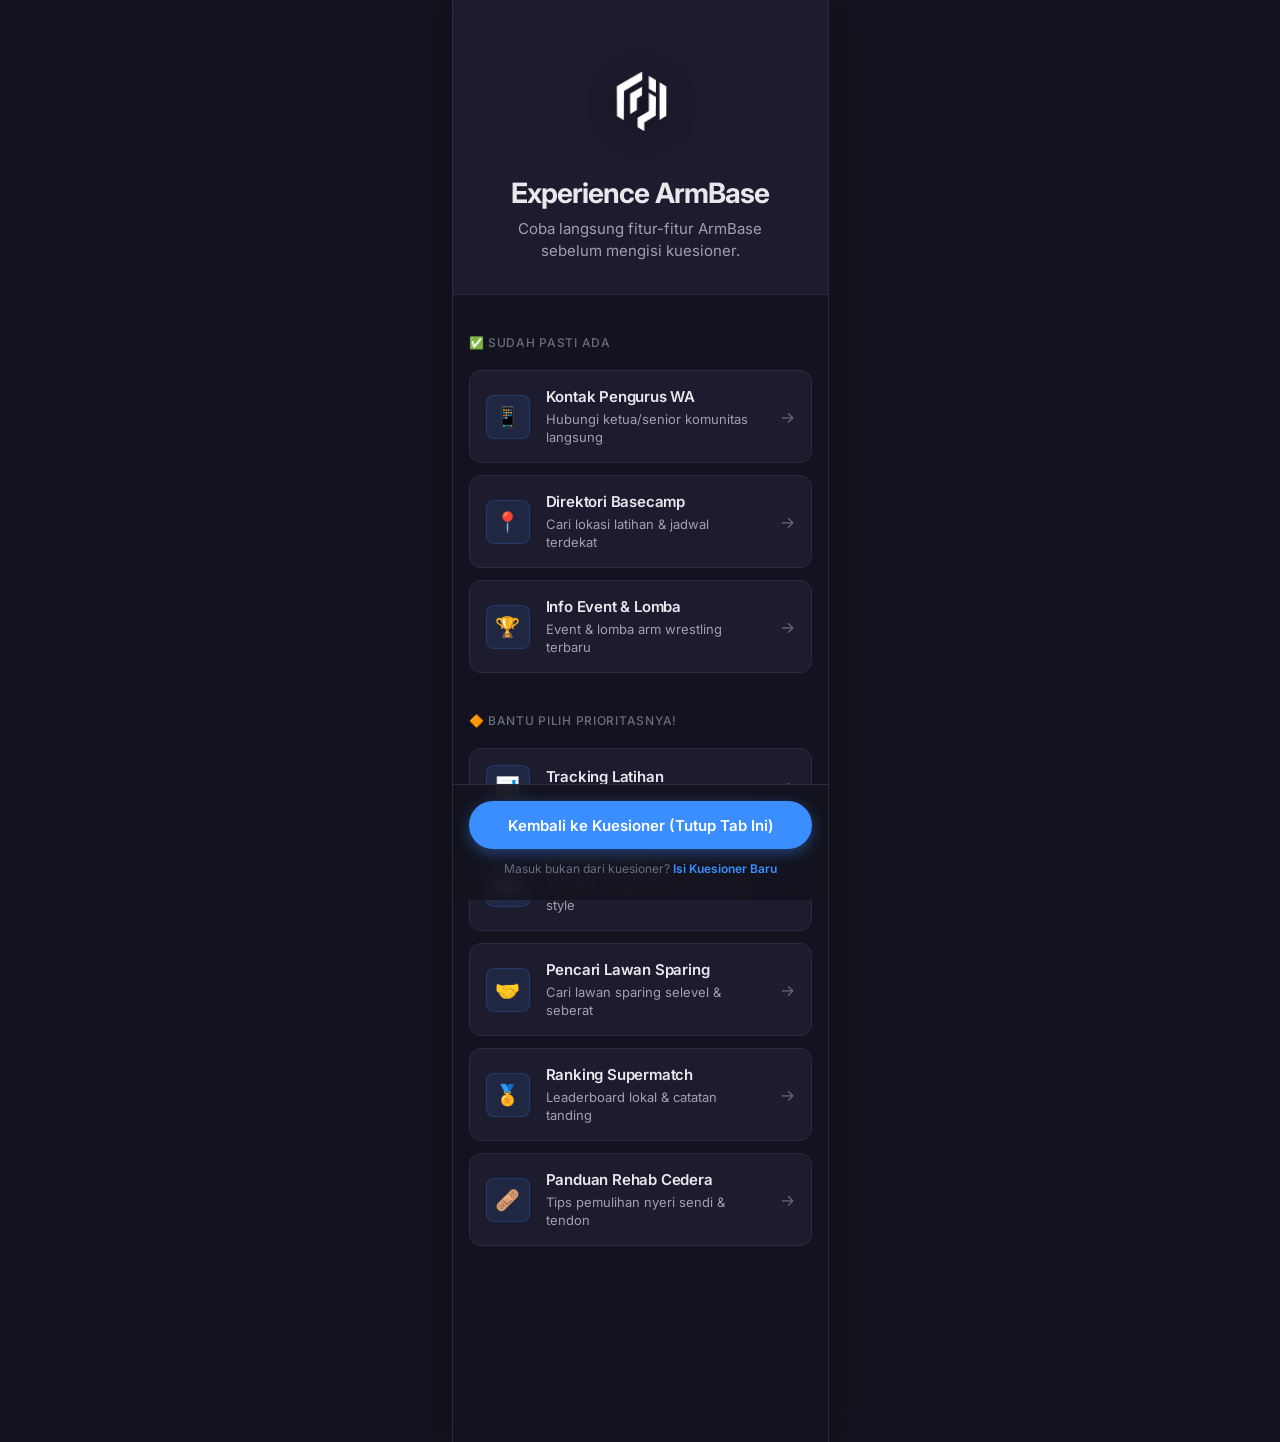
<file: index.html>
<!DOCTYPE html>
<html lang="id">
<head>
  <meta charset="UTF-8">
  <meta name="viewport" content="width=375, initial-scale=1.0">
  <title>ArmBase — Coba Fitur</title>
  <link rel="stylesheet" href="mockup-shared.css">
  <style>
    body {
      padding-bottom: var(--sp-xl);
    }
    
    .hero-section {
      display: flex;
      flex-direction: column;
      align-items: center;
      text-align: center;
      padding: 40px var(--sp-md) 32px;
      border-bottom: 1px solid var(--hairline);
      background: var(--canvas-soft);
      margin-bottom: var(--sp-lg);
    }

    .hero-logo {
      width: 120px;
      height: auto;
      margin-bottom: var(--sp-md);
      filter: drop-shadow(0 4px 12px rgba(0, 0, 0, 0.5));
    }

    .hero-title {
      font-size: 28px;
      font-weight: 700;
      letter-spacing: -0.96px;
      color: var(--ink);
      margin-bottom: var(--sp-xs);
    }

    .hero-subtitle {
      font-size: 15px;
      color: var(--body);
      line-height: 22px;
      max-width: 280px;
    }

    .section-container {
      padding: 0 var(--sp-md) var(--sp-lg);
    }

    .grid-container {
      display: grid;
      grid-template-columns: 1fr;
      gap: var(--sp-sm);
      margin-top: var(--sp-sm);
    }

    .feature-card {
      display: flex;
      align-items: center;
      gap: var(--sp-md);
      background: var(--canvas-soft);
      border: 1px solid var(--hairline);
      border-radius: var(--r-lg);
      padding: var(--sp-md);
      text-decoration: none;
      transition: all 0.2s ease;
      position: relative;
      overflow: hidden;
    }
    
    .feature-card::before {
      content: "";
      position: absolute;
      inset: 0;
      background: linear-gradient(135deg, rgba(255,255,255,0.05) 0%, rgba(255,255,255,0) 100%);
      opacity: 0;
      transition: opacity 0.2s ease;
    }

    .feature-card:hover {
      border-color: var(--hairline-strong);
      transform: translateY(-2px);
      box-shadow: 0 8px 24px rgba(0, 0, 0, 0.4);
    }
    
    .feature-card:hover::before {
      opacity: 1;
    }
    
    .feature-card:active {
      transform: scale(0.98);
    }

    .feature-icon-wrapper {
      width: 44px;
      height: 44px;
      border-radius: var(--r-md);
      background: rgba(59, 142, 255, 0.1);
      border: 1px solid rgba(59, 142, 255, 0.2);
      display: flex;
      align-items: center;
      justify-content: center;
      font-size: 20px;
      flex-shrink: 0;
    }

    .feature-content {
      flex: 1;
    }

    .feature-title {
      font-size: 15px;
      font-weight: 600;
      color: var(--ink);
      margin-bottom: 4px;
      letter-spacing: -0.2px;
    }

    .feature-desc {
      font-size: 13px;
      color: var(--body);
      line-height: 18px;
    }
    
    .feature-arrow {
      color: var(--mute);
      font-size: 16px;
      margin-left: 4px;
    }

    .cta-container {
      position: sticky;
      bottom: 0;
      padding: 16px var(--sp-md) 24px;
      margin-top: 24px;
      background: rgba(19, 19, 31, 0.9);
      backdrop-filter: blur(12px);
      -webkit-backdrop-filter: blur(12px);
      border-top: 1px solid var(--hairline);
      z-index: 100;
    }
    
    .cta-button {
      display: flex;
      align-items: center;
      justify-content: center;
      gap: 8px;
      width: 100%;
      height: 48px;
      background: var(--link);
      color: #fff;
      font-size: 15px;
      font-weight: 600;
      border-radius: var(--r-pill);
      text-decoration: none;
      border: none;
      box-shadow: 0 4px 14px rgba(59, 142, 255, 0.4);
      transition: all 0.2s ease;
    }
    
    .cta-button:hover {
      background: var(--link-deep);
      box-shadow: 0 6px 20px rgba(59, 142, 255, 0.5);
      transform: translateY(-1px);
    }
    
    .cta-button:active {
      transform: scale(0.98);
    }
    
    .cta-subtitle {
      text-align: center;
      font-size: 12px;
      color: var(--mute);
      margin-top: 12px;
    }

  </style>
</head>
<body>

  <div class="hero-section">
    <img src="logo.png" alt="ArmBase Logo" class="hero-logo">
    <h1 class="hero-title">Experience ArmBase</h1>
    <p class="hero-subtitle">Coba langsung fitur-fitur ArmBase sebelum mengisi kuesioner.</p>
  </div>

  <div class="section-container">
    <div class="section-label" style="padding-left: 0; padding-right: 0; display: flex; justify-content: space-between; align-items: center;">
      ✅ Sudah Pasti Ada
    </div>
    
    <div class="grid-container">
      <a href="06_kontak_pengurus_wa.html" class="feature-card">
        <div class="feature-icon-wrapper">📱</div>
        <div class="feature-content">
          <div class="feature-title">Kontak Pengurus WA</div>
          <div class="feature-desc">Hubungi ketua/senior komunitas langsung</div>
        </div>
        <div class="feature-arrow">→</div>
      </a>
      
      <a href="07_direktori_basecamp_jadwal.html" class="feature-card">
        <div class="feature-icon-wrapper">📍</div>
        <div class="feature-content">
          <div class="feature-title">Direktori Basecamp</div>
          <div class="feature-desc">Cari lokasi latihan & jadwal terdekat</div>
        </div>
        <div class="feature-arrow">→</div>
      </a>
      
      <a href="08_papan_info_event_lomba.html" class="feature-card">
        <div class="feature-icon-wrapper">🏆</div>
        <div class="feature-content">
          <div class="feature-title">Info Event & Lomba</div>
          <div class="feature-desc">Event & lomba arm wrestling terbaru</div>
        </div>
        <div class="feature-arrow">→</div>
      </a>
    </div>
  </div>

  <div class="section-container">
    <div class="section-label" style="padding-left: 0; padding-right: 0; display: flex; justify-content: space-between; align-items: center;">
      🔶 Bantu Pilih Prioritasnya!
    </div>
    
    <div class="grid-container">
      <a href="01_tracking_grafik_progres.html" class="feature-card">
        <div class="feature-icon-wrapper">📊</div>
        <div class="feature-content">
          <div class="feature-title">Tracking Latihan</div>
          <div class="feature-desc">Catat beban & lihat grafik progres</div>
        </div>
        <div class="feature-arrow">→</div>
      </a>
      
      <a href="02_panduan_pemula_rekomendasi.html" class="feature-card">
        <div class="feature-icon-wrapper">📖</div>
        <div class="feature-content">
          <div class="feature-title">Panduan Pemula</div>
          <div class="feature-desc">Teknik & program latihan sesuai style</div>
        </div>
        <div class="feature-arrow">→</div>
      </a>
      
      <a href="03_pencari_lawan_sparing.html" class="feature-card">
        <div class="feature-icon-wrapper">🤝</div>
        <div class="feature-content">
          <div class="feature-title">Pencari Lawan Sparing</div>
          <div class="feature-desc">Cari lawan sparing selevel & seberat</div>
        </div>
        <div class="feature-arrow">→</div>
      </a>
      
      <a href="04_riwayat_ranking_supermatch.html" class="feature-card">
        <div class="feature-icon-wrapper">🏅</div>
        <div class="feature-content">
          <div class="feature-title">Ranking Supermatch</div>
          <div class="feature-desc">Leaderboard lokal & catatan tanding</div>
        </div>
        <div class="feature-arrow">→</div>
      </a>
      
      <a href="05_panduan_rehab_cedera.html" class="feature-card">
        <div class="feature-icon-wrapper">🩹</div>
        <div class="feature-content">
          <div class="feature-title">Panduan Rehab Cedera</div>
          <div class="feature-desc">Tips pemulihan nyeri sendi & tendon</div>
        </div>
        <div class="feature-arrow">→</div>
      </a>
    </div>
  </div>

  <div class="cta-container">
    <a href="#" onclick="window.close(); return false;" class="cta-button">
      Kembali ke Kuesioner (Tutup Tab Ini)
    </a>
    <div class="cta-subtitle">
      Masuk bukan dari kuesioner? <a href="https://docs.google.com/forms/d/e/1FAIpQLSePr3avlJhbw--iCud2xzFFPT0WVsM0hc8czAwdb1kWFpTDTA/viewform?usp=header" target="_blank" style="color: var(--link); text-decoration: none; font-weight: 600;">Isi Kuesioner Baru</a>
    </div>
  </div>

</body>
</html>
</file>
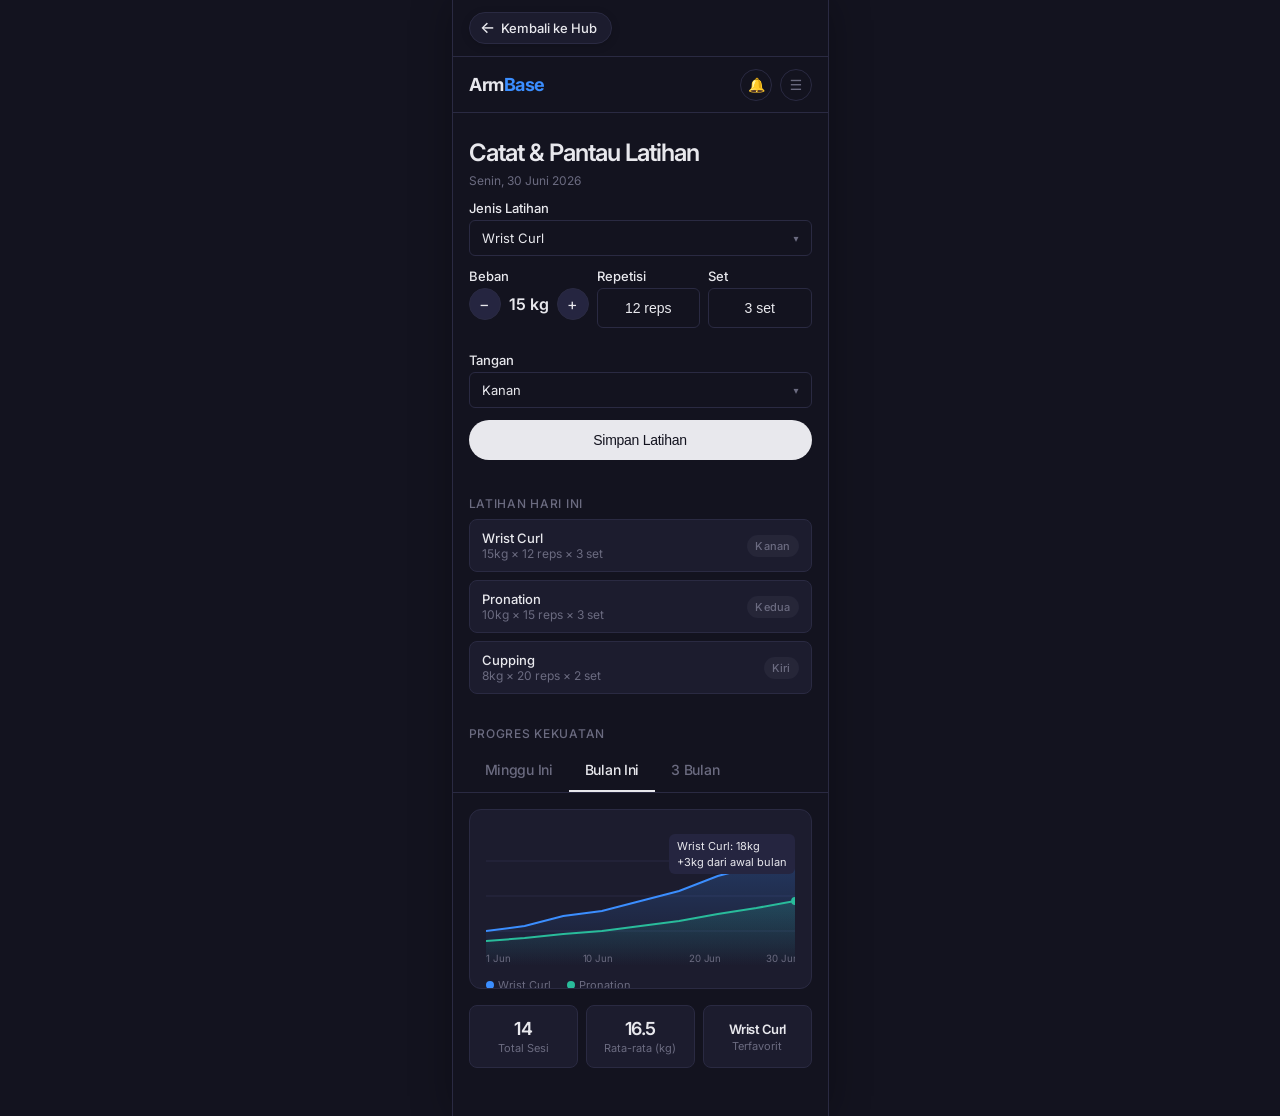
<file: 01_tracking_grafik_progres.html>
<!DOCTYPE html>
<html lang="id">
<head>
  <meta charset="UTF-8">
  <meta name="viewport" content="width=375, initial-scale=1.0">
  <title>ArmBase — Tracking Latihan & Grafik Progres</title>
  <link rel="stylesheet" href="mockup-shared.css">
  <style>
    .chart-svg { width: 100%; height: 140px; }
    .chart-svg .line-blue { stroke: var(--link); stroke-width: 2; fill: none; }
    .chart-svg .line-cyan { stroke: #29bc9b; stroke-width: 2; fill: none; }
    .chart-svg .area-blue { fill: url(#gradBlue); }
    .chart-svg .area-cyan { fill: url(#gradCyan); }
    .chart-svg .axis-line { stroke: var(--hairline); stroke-width: 1; }
    .chart-svg text { font-family: 'Inter', sans-serif; font-size: 10px; fill: var(--mute); }
    .chart-tooltip {
      position: absolute; top: 24px; right: 16px;
      background: var(--canvas-soft-2); color: var(--ink); font-size: 11px;
      padding: 4px 8px; border-radius: 6px;
      line-height: 16px;
    }
    .chart-legend { display: flex; gap: 16px; margin-top: 8px; }
    .chart-legend-item { display: flex; align-items: center; gap: 4px; font-size: 11px; color: var(--mute); }
    .chart-legend-dot { width: 8px; height: 8px; border-radius: 50%; }
    .recorded-list { padding: 0 16px; margin-bottom: 16px; }
    .recorded-item {
      display: flex; align-items: center; justify-content: space-between;
      padding: 10px 12px; background: var(--canvas-soft); border: 1px solid var(--hairline);
      border-radius: 8px; margin-bottom: 8px; font-size: 13px;
    }
    .recorded-item-name { font-weight: 500; color: var(--ink); }
    .recorded-item-detail { color: var(--mute); font-size: 12px; }
    .stepper { display: flex; align-items: center; gap: 8px; }
    .stepper-btn {
      width: 32px; height: 32px; border-radius: 50%; border: 1px solid var(--hairline);
      background: var(--canvas-soft-2); font-size: 16px; color: var(--ink); cursor: pointer;
      display: flex; align-items: center; justify-content: center;
    }
    .stepper-value { font-size: 16px; font-weight: 600; color: var(--ink); min-width: 40px; text-align: center; }
  </style>
</head>
<body>
  <div style="padding: 12px 16px; background: var(--canvas); display: flex; border-bottom: 1px solid var(--hairline);">
    <a href="index.html" style="display: inline-flex; align-items: center; gap: 6px; padding: 6px 14px 6px 10px; background: var(--canvas-soft); color: var(--ink); font-size: 13px; font-weight: 500; text-decoration: none; border-radius: 99px; border: 1px solid var(--hairline); box-shadow: 0 2px 8px rgba(0,0,0,0.15);">
      <span style="font-size: 16px; margin-top: -2px;">←</span> Kembali ke Hub
    </a>
  </div>

  <!-- Navbar -->
  <nav class="navbar">
    <div class="navbar-brand">Arm<span>Base</span></div>
    <div class="navbar-icons">
      <div class="navbar-icon">🔔</div>
      <div class="navbar-icon">☰</div>
    </div>
  </nav>

  <!-- Page Header -->
  <div class="page-header">
    <div class="page-title">Catat & Pantau Latihan</div>
    <div class="page-date">Senin, 30 Juni 2026</div>
  </div>

  <!-- Form Input Section -->
  <div class="form-group">
    <label class="form-label">Jenis Latihan</label>
    <div class="select-mock" style="width:100%; justify-content: space-between;">Wrist Curl</div>
  </div>

  <div style="padding: 0 16px; margin-bottom: 12px;">
    <div class="form-input-row">
      <div class="form-group">
        <label class="form-label">Beban</label>
        <div class="stepper">
          <div class="stepper-btn">−</div>
          <div class="stepper-value">15 kg</div>
          <div class="stepper-btn">+</div>
        </div>
      </div>
      <div class="form-group">
        <label class="form-label">Repetisi</label>
        <input class="form-input" value="12 reps" readonly style="text-align:center;">
      </div>
      <div class="form-group">
        <label class="form-label">Set</label>
        <input class="form-input" value="3 set" readonly style="text-align:center;">
      </div>
    </div>
  </div>

  <div class="form-group">
    <label class="form-label">Tangan</label>
    <div class="select-mock" style="width:100%; justify-content: space-between;">Kanan</div>
  </div>

  <div style="padding: 0 16px; margin-bottom: 20px;">
    <button class="btn-primary">Simpan Latihan</button>
  </div>

  <!-- Recorded Today -->
  <div class="section-label">Latihan Hari Ini</div>
  <div class="recorded-list">
    <div class="recorded-item">
      <div>
        <div class="recorded-item-name">Wrist Curl</div>
        <div class="recorded-item-detail">15kg × 12 reps × 3 set</div>
      </div>
      <span class="badge badge-mute">Kanan</span>
    </div>
    <div class="recorded-item">
      <div>
        <div class="recorded-item-name">Pronation</div>
        <div class="recorded-item-detail">10kg × 15 reps × 3 set</div>
      </div>
      <span class="badge badge-mute">Kedua</span>
    </div>
    <div class="recorded-item">
      <div>
        <div class="recorded-item-name">Cupping</div>
        <div class="recorded-item-detail">8kg × 20 reps × 2 set</div>
      </div>
      <span class="badge badge-mute">Kiri</span>
    </div>
  </div>

  <!-- Grafik Progres Section -->
  <div class="section-label">Progres Kekuatan</div>
  <div class="tabs">
    <div class="tab">Minggu Ini</div>
    <div class="tab tab-active">Bulan Ini</div>
    <div class="tab">3 Bulan</div>
  </div>

  <div class="chart-area">
    <div class="chart-tooltip">Wrist Curl: 18kg<br>+3kg dari awal bulan</div>
    <svg class="chart-svg" viewBox="0 0 320 140" preserveAspectRatio="none">
      <defs>
        <linearGradient id="gradBlue" x1="0" y1="0" x2="0" y2="1">
          <stop offset="0%" stop-color="#3b8eff" stop-opacity="0.25"/>
          <stop offset="100%" stop-color="#3b8eff" stop-opacity="0"/>
        </linearGradient>
        <linearGradient id="gradCyan" x1="0" y1="0" x2="0" y2="1">
          <stop offset="0%" stop-color="#29bc9b" stop-opacity="0.2"/>
          <stop offset="100%" stop-color="#29bc9b" stop-opacity="0"/>
        </linearGradient>
      </defs>
      <!-- Grid lines -->
      <line class="axis-line" x1="0" y1="35" x2="320" y2="35"/>
      <line class="axis-line" x1="0" y1="70" x2="320" y2="70"/>
      <line class="axis-line" x1="0" y1="105" x2="320" y2="105"/>
      <!-- Area fills -->
      <path class="area-blue" d="M0,105 L40,100 L80,90 L120,85 L160,75 L200,65 L240,50 L280,40 L320,30 L320,140 L0,140 Z"/>
      <path class="area-cyan" d="M0,115 L40,112 L80,108 L120,105 L160,100 L200,95 L240,88 L280,82 L320,75 L320,140 L0,140 Z"/>
      <!-- Lines -->
      <polyline class="line-blue" points="0,105 40,100 80,90 120,85 160,75 200,65 240,50 280,40 320,30"/>
      <polyline class="line-cyan" points="0,115 40,112 80,108 120,105 160,100 200,95 240,88 280,82 320,75"/>
      <!-- Endpoint dots -->
      <circle cx="320" cy="30" r="4" fill="#3b8eff"/>
      <circle cx="320" cy="75" r="4" fill="#29bc9b"/>
      <!-- Axis labels -->
      <text x="0" y="136">1 Jun</text>
      <text x="100" y="136">10 Jun</text>
      <text x="210" y="136">20 Jun</text>
      <text x="290" y="136">30 Jun</text>
    </svg>
    <div class="chart-legend">
      <div class="chart-legend-item"><div class="chart-legend-dot" style="background:#3b8eff;"></div>Wrist Curl</div>
      <div class="chart-legend-item"><div class="chart-legend-dot" style="background:#29bc9b;"></div>Pronation</div>
    </div>
  </div>

  <!-- Stats -->
  <div class="stat-row">
    <div class="stat-card">
      <div class="stat-value">14</div>
      <div class="stat-label">Total Sesi</div>
    </div>
    <div class="stat-card">
      <div class="stat-value">16.5</div>
      <div class="stat-label">Rata-rata (kg)</div>
    </div>
    <div class="stat-card">
      <div class="stat-value" style="font-size: 13px; padding-top: 3px;">Wrist Curl</div>
      <div class="stat-label">Terfavorit</div>
    </div>
  </div>

  <div style="height: 32px;"></div>
</body>
</html>
</file>
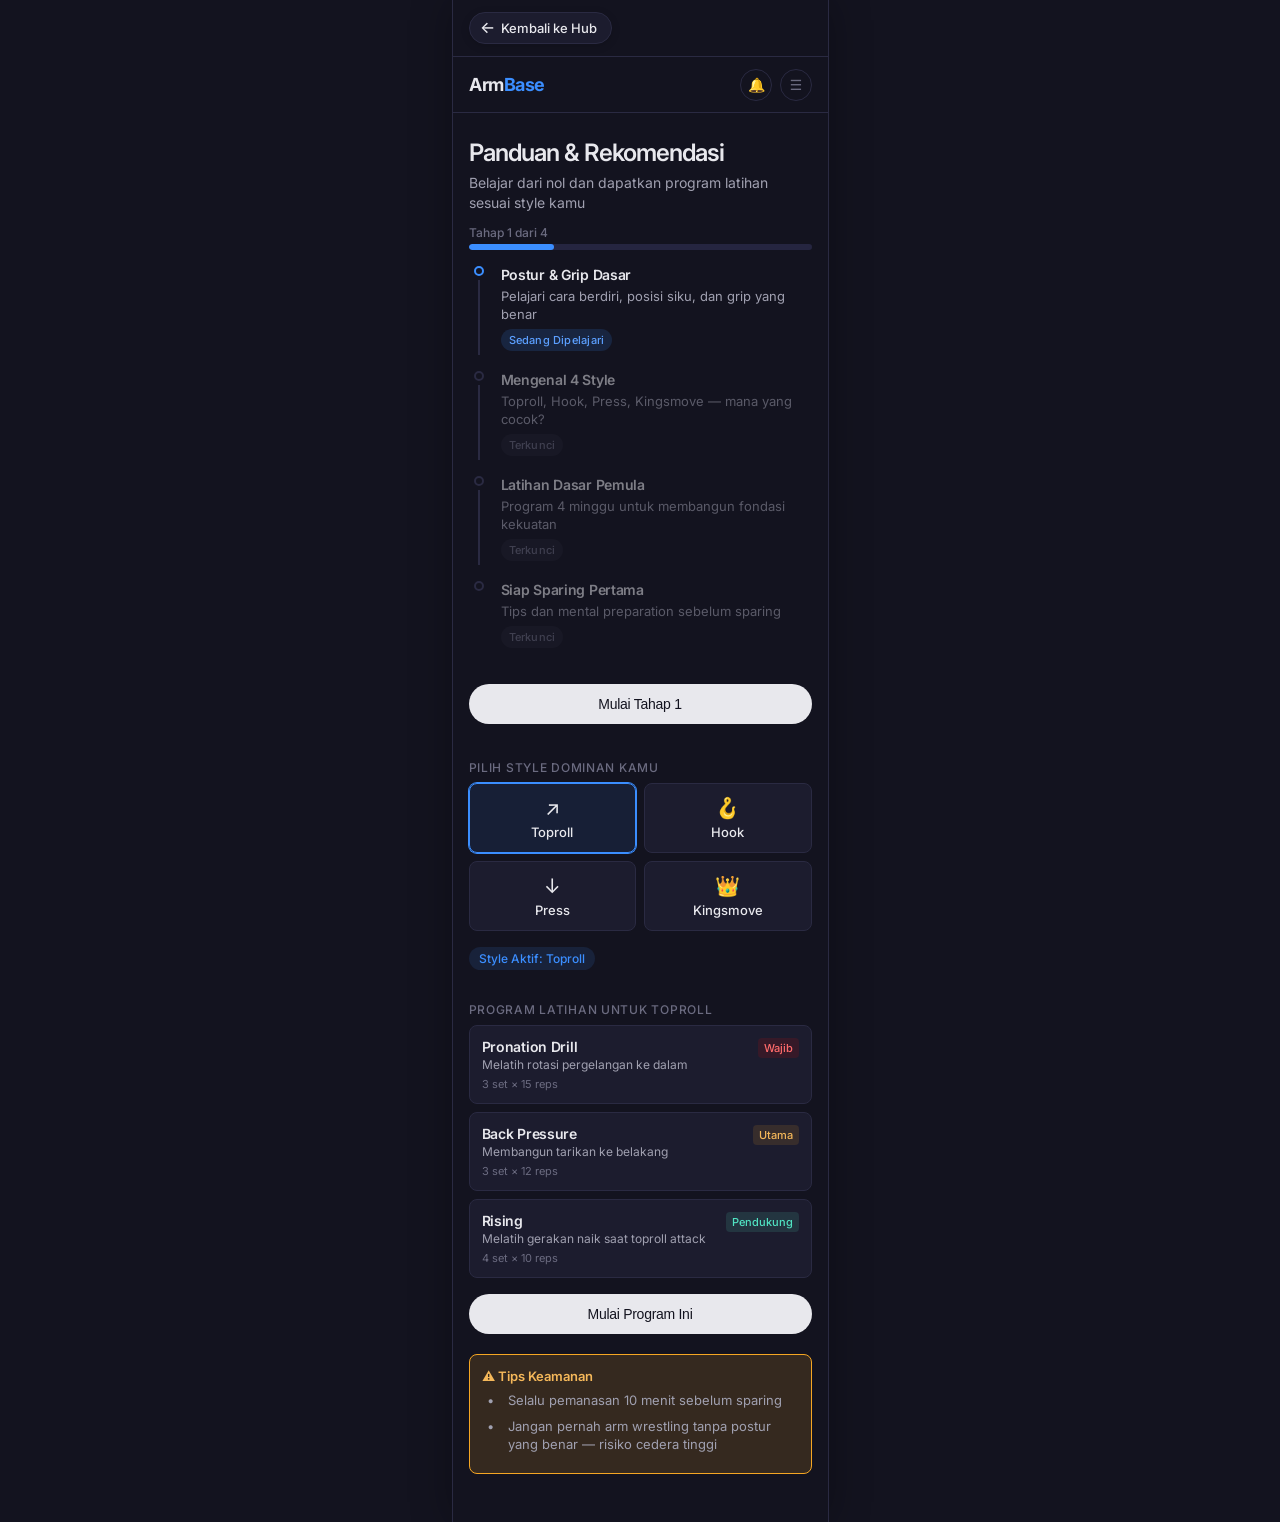
<file: 02_panduan_pemula_rekomendasi.html>
<!DOCTYPE html>
<html lang="id">
<head>
  <meta charset="UTF-8">
  <meta name="viewport" content="width=375, initial-scale=1.0">
  <title>ArmBase — Panduan Pemula & Rekomendasi Program</title>
  <link rel="stylesheet" href="mockup-shared.css">
  <style>
    .style-badge { display: inline-flex; align-items: center; gap: 4px; padding: 4px 10px; border-radius: 100px; font-size: 12px; font-weight: 500; background: rgba(59, 142, 255, 0.12); color: var(--link); margin: 0 16px 16px; }
    .rec-card { display: flex; align-items: flex-start; gap: 12px; padding: 12px; background: var(--canvas-soft); border: 1px solid var(--hairline); border-radius: 8px; margin-bottom: 8px; }
    .rec-card-content { flex: 1; }
    .rec-card-name { font-size: 14px; font-weight: 600; color: var(--ink); letter-spacing: -0.28px; }
    .rec-card-desc { font-size: 12px; color: var(--body); margin-top: 2px; line-height: 16px; }
    .rec-card-meta { font-size: 11px; color: var(--mute); margin-top: 4px; }
    .tip-item { display: flex; gap: 8px; align-items: flex-start; font-size: 13px; color: var(--body); line-height: 18px; margin-bottom: 8px; }
    .tip-icon { flex-shrink: 0; width: 18px; text-align: center; }
  </style>
</head>
<body>
  <div style="padding: 12px 16px; background: var(--canvas); display: flex; border-bottom: 1px solid var(--hairline);">
    <a href="index.html" style="display: inline-flex; align-items: center; gap: 6px; padding: 6px 14px 6px 10px; background: var(--canvas-soft); color: var(--ink); font-size: 13px; font-weight: 500; text-decoration: none; border-radius: 99px; border: 1px solid var(--hairline); box-shadow: 0 2px 8px rgba(0,0,0,0.15);">
      <span style="font-size: 16px; margin-top: -2px;">←</span> Kembali ke Hub
    </a>
  </div>

  <nav class="navbar">
    <div class="navbar-brand">Arm<span>Base</span></div>
    <div class="navbar-icons">
      <div class="navbar-icon">🔔</div>
      <div class="navbar-icon">☰</div>
    </div>
  </nav>

  <div class="page-header">
    <div class="page-title">Panduan & Rekomendasi</div>
    <div class="page-subtitle">Belajar dari nol dan dapatkan program latihan sesuai style kamu</div>
  </div>

  <!-- Progress bar -->
  <div class="progress-bar-container">
    <div class="progress-label">Tahap 1 dari 4</div>
    <div class="progress-bar-track">
      <div class="progress-bar-fill" style="width: 25%;"></div>
    </div>
  </div>

  <!-- Timeline -->
  <div class="timeline">
    <div class="timeline-item">
      <div class="timeline-dot-col">
        <div class="timeline-dot"></div>
        <div class="timeline-line"></div>
      </div>
      <div class="timeline-content">
        <div class="card-title">Postur & Grip Dasar</div>
        <div class="card-desc">Pelajari cara berdiri, posisi siku, dan grip yang benar</div>
        <span class="badge badge-blue mt-xs" style="margin-top: 6px; display: inline-flex;">Sedang Dipelajari</span>
      </div>
    </div>
    <div class="timeline-item">
      <div class="timeline-dot-col">
        <div class="timeline-dot timeline-dot-locked"></div>
        <div class="timeline-line"></div>
      </div>
      <div class="timeline-content timeline-content-locked">
        <div class="card-title">Mengenal 4 Style</div>
        <div class="card-desc">Toproll, Hook, Press, Kingsmove — mana yang cocok?</div>
        <span class="badge badge-mute mt-xs" style="margin-top: 6px; display: inline-flex;">Terkunci</span>
      </div>
    </div>
    <div class="timeline-item">
      <div class="timeline-dot-col">
        <div class="timeline-dot timeline-dot-locked"></div>
        <div class="timeline-line"></div>
      </div>
      <div class="timeline-content timeline-content-locked">
        <div class="card-title">Latihan Dasar Pemula</div>
        <div class="card-desc">Program 4 minggu untuk membangun fondasi kekuatan</div>
        <span class="badge badge-mute mt-xs" style="margin-top: 6px; display: inline-flex;">Terkunci</span>
      </div>
    </div>
    <div class="timeline-item">
      <div class="timeline-dot-col">
        <div class="timeline-dot timeline-dot-locked"></div>
      </div>
      <div class="timeline-content timeline-content-locked">
        <div class="card-title">Siap Sparing Pertama</div>
        <div class="card-desc">Tips dan mental preparation sebelum sparing</div>
        <span class="badge badge-mute mt-xs" style="margin-top: 6px; display: inline-flex;">Terkunci</span>
      </div>
    </div>
  </div>

  <div style="padding: 0 16px; margin-bottom: 20px;">
    <button class="btn-primary">Mulai Tahap 1</button>
  </div>

  <!-- Style Selector -->
  <div class="section-label">Pilih Style Dominan Kamu</div>
  <div class="grid-2x2">
    <div class="grid-card grid-card-active">
      <div class="grid-card-icon">↗</div>
      <div class="grid-card-label">Toproll</div>
    </div>
    <div class="grid-card">
      <div class="grid-card-icon">🪝</div>
      <div class="grid-card-label">Hook</div>
    </div>
    <div class="grid-card">
      <div class="grid-card-icon">↓</div>
      <div class="grid-card-label">Press</div>
    </div>
    <div class="grid-card">
      <div class="grid-card-icon">👑</div>
      <div class="grid-card-label">Kingsmove</div>
    </div>
  </div>

  <div class="style-badge">Style Aktif: Toproll</div>

  <!-- Rekomendasi Program -->
  <div class="section-label">Program Latihan untuk Toproll</div>
  <div style="padding: 0 16px; margin-bottom: 16px;">
    <div class="rec-card">
      <div class="rec-card-content">
        <div class="rec-card-name">Pronation Drill</div>
        <div class="rec-card-desc">Melatih rotasi pergelangan ke dalam</div>
        <div class="rec-card-meta">3 set × 15 reps</div>
      </div>
      <span class="tag tag-red">Wajib</span>
    </div>
    <div class="rec-card">
      <div class="rec-card-content">
        <div class="rec-card-name">Back Pressure</div>
        <div class="rec-card-desc">Membangun tarikan ke belakang</div>
        <div class="rec-card-meta">3 set × 12 reps</div>
      </div>
      <span class="tag tag-yellow">Utama</span>
    </div>
    <div class="rec-card">
      <div class="rec-card-content">
        <div class="rec-card-name">Rising</div>
        <div class="rec-card-desc">Melatih gerakan naik saat toproll attack</div>
        <div class="rec-card-meta">4 set × 10 reps</div>
      </div>
      <span class="tag tag-cyan">Pendukung</span>
    </div>
  </div>

  <div style="padding: 0 16px; margin-bottom: 20px;">
    <button class="btn-primary">Mulai Program Ini</button>
  </div>

  <!-- Tips Keamanan -->
  <div class="warning-card">
    <div style="font-weight: 600; margin-bottom: 6px;">⚠ Tips Keamanan</div>
    <div class="tip-item"><span class="tip-icon">•</span>Selalu pemanasan 10 menit sebelum sparing</div>
    <div class="tip-item"><span class="tip-icon">•</span>Jangan pernah arm wrestling tanpa postur yang benar — risiko cedera tinggi</div>
  </div>

  <div style="height: 32px;"></div>
</body>
</html>
</file>
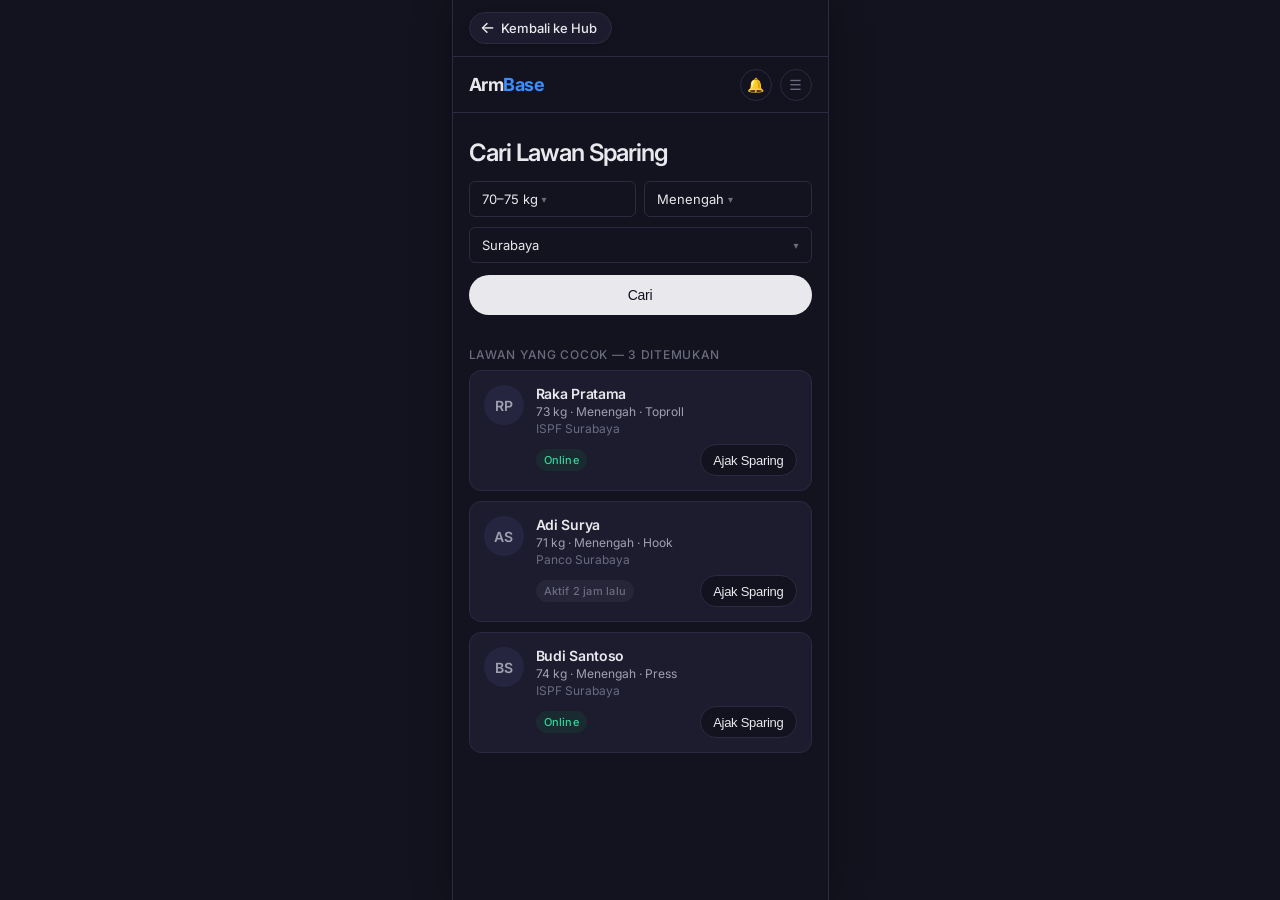
<file: 03_pencari_lawan_sparing.html>
<!DOCTYPE html>
<html lang="id">
<head>
  <meta charset="UTF-8">
  <meta name="viewport" content="width=375, initial-scale=1.0">
  <title>ArmBase — Pencari Lawan Sparing</title>
  <link rel="stylesheet" href="mockup-shared.css">
  <style>
    .member-card { display: flex; gap: 12px; padding: 14px; background: var(--canvas-soft); border: 1px solid var(--hairline); border-radius: 12px; margin: 0 16px 10px; }
    .member-info { flex: 1; }
    .member-name { font-size: 14px; font-weight: 600; color: var(--ink); letter-spacing: -0.28px; }
    .member-detail { font-size: 12px; color: var(--body); margin-top: 2px; }
    .member-community { font-size: 12px; color: var(--mute); margin-top: 2px; }
    .member-actions { display: flex; align-items: center; justify-content: space-between; margin-top: 8px; }
    .badge-online { background: rgba(10, 124, 66, 0.15); color: #34d399; }
    .badge-offline { background: rgba(107, 107, 128, 0.12); color: var(--mute); }
    .filter-section { padding: 0 16px; margin-bottom: 16px; }
    .filter-grid { display: grid; grid-template-columns: 1fr 1fr; gap: 8px; margin-bottom: 10px; }
  </style>
</head>
<body>
  <div style="padding: 12px 16px; background: var(--canvas); display: flex; border-bottom: 1px solid var(--hairline);">
    <a href="index.html" style="display: inline-flex; align-items: center; gap: 6px; padding: 6px 14px 6px 10px; background: var(--canvas-soft); color: var(--ink); font-size: 13px; font-weight: 500; text-decoration: none; border-radius: 99px; border: 1px solid var(--hairline); box-shadow: 0 2px 8px rgba(0,0,0,0.15);">
      <span style="font-size: 16px; margin-top: -2px;">←</span> Kembali ke Hub
    </a>
  </div>

  <nav class="navbar">
    <div class="navbar-brand">Arm<span>Base</span></div>
    <div class="navbar-icons">
      <div class="navbar-icon">🔔</div>
      <div class="navbar-icon">☰</div>
    </div>
  </nav>

  <div class="page-header">
    <div class="page-title">Cari Lawan Sparing</div>
  </div>

  <!-- Filter -->
  <div class="filter-section">
    <div class="filter-grid">
      <div class="select-mock">70–75 kg</div>
      <div class="select-mock">Menengah</div>
    </div>
    <div class="select-mock" style="width: 100%; justify-content: space-between; margin-bottom: 12px;">Surabaya</div>
    <button class="btn-primary">Cari</button>
  </div>

  <div class="section-label">Lawan yang Cocok — 3 ditemukan</div>

  <!-- Member Card 1 -->
  <div class="member-card">
    <div class="avatar">RP</div>
    <div class="member-info">
      <div class="member-name">Raka Pratama</div>
      <div class="member-detail">73 kg · Menengah · Toproll</div>
      <div class="member-community">ISPF Surabaya</div>
      <div class="member-actions">
        <span class="badge badge-online">Online</span>
        <button class="btn-secondary btn-sm" style="width: auto;">Ajak Sparing</button>
      </div>
    </div>
  </div>

  <!-- Member Card 2 -->
  <div class="member-card">
    <div class="avatar">AS</div>
    <div class="member-info">
      <div class="member-name">Adi Surya</div>
      <div class="member-detail">71 kg · Menengah · Hook</div>
      <div class="member-community">Panco Surabaya</div>
      <div class="member-actions">
        <span class="badge badge-offline">Aktif 2 jam lalu</span>
        <button class="btn-secondary btn-sm" style="width: auto;">Ajak Sparing</button>
      </div>
    </div>
  </div>

  <!-- Member Card 3 -->
  <div class="member-card">
    <div class="avatar">BS</div>
    <div class="member-info">
      <div class="member-name">Budi Santoso</div>
      <div class="member-detail">74 kg · Menengah · Press</div>
      <div class="member-community">ISPF Surabaya</div>
      <div class="member-actions">
        <span class="badge badge-online">Online</span>
        <button class="btn-secondary btn-sm" style="width: auto;">Ajak Sparing</button>
      </div>
    </div>
  </div>

  <div style="height: 32px;"></div>
</body>
</html>
</file>
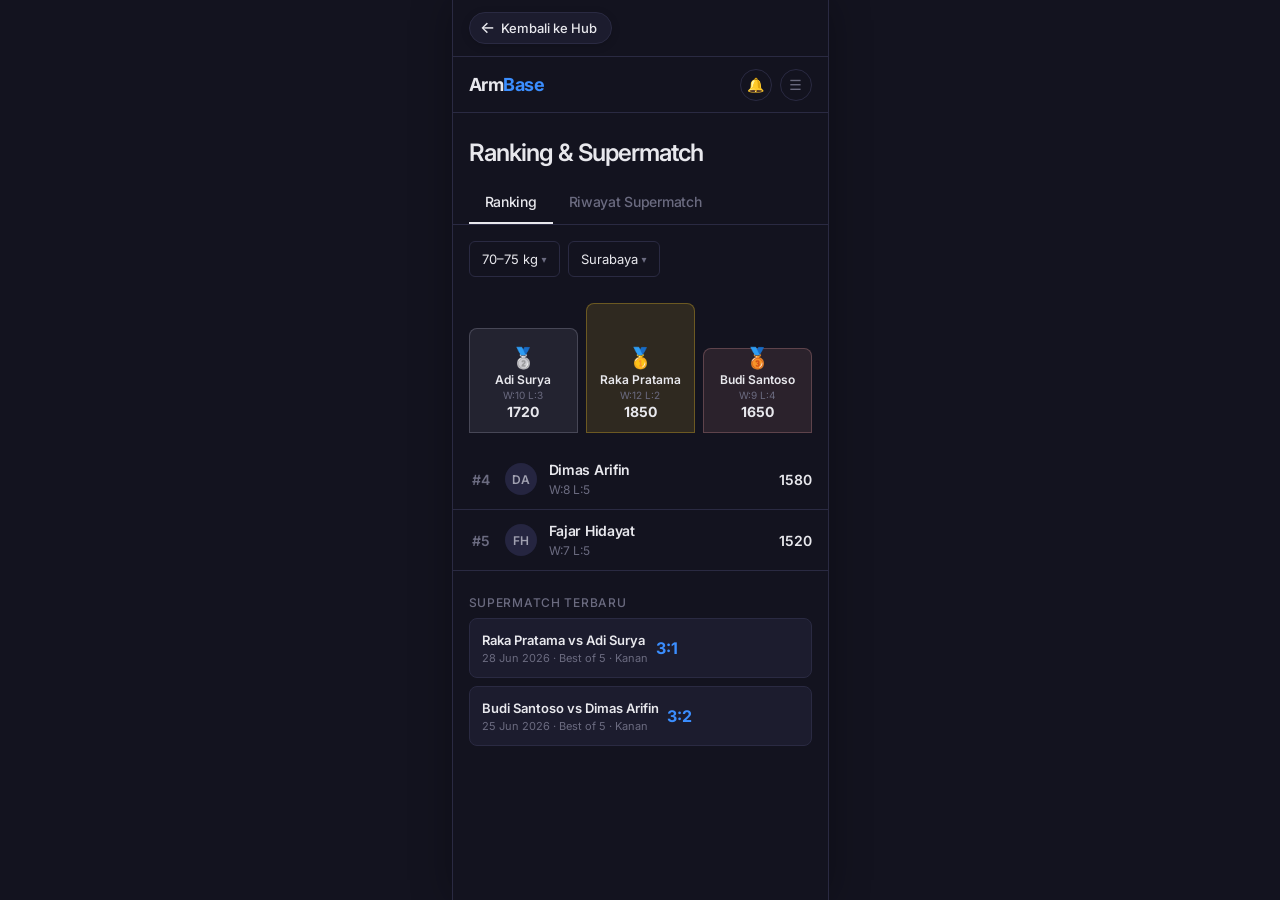
<file: 04_riwayat_ranking_supermatch.html>
<!DOCTYPE html>
<html lang="id">
<head>
  <meta charset="UTF-8">
  <meta name="viewport" content="width=375, initial-scale=1.0">
  <title>ArmBase — Riwayat & Ranking Supermatch</title>
  <link rel="stylesheet" href="mockup-shared.css">
  <style>
    .match-card { display: flex; align-items: center; gap: 8px; padding: 12px; background: var(--canvas-soft); border: 1px solid var(--hairline); border-radius: 8px; margin: 0 16px 8px; font-size: 13px; }
    .match-vs { font-weight: 600; color: var(--ink); flex: 1; line-height: 18px; }
    .match-score { font-size: 16px; font-weight: 700; color: var(--link); flex-shrink: 0; }
    .match-meta { font-size: 11px; color: var(--mute); margin-top: 2px; }
  </style>
</head>
<body>
  <div style="padding: 12px 16px; background: var(--canvas); display: flex; border-bottom: 1px solid var(--hairline);">
    <a href="index.html" style="display: inline-flex; align-items: center; gap: 6px; padding: 6px 14px 6px 10px; background: var(--canvas-soft); color: var(--ink); font-size: 13px; font-weight: 500; text-decoration: none; border-radius: 99px; border: 1px solid var(--hairline); box-shadow: 0 2px 8px rgba(0,0,0,0.15);">
      <span style="font-size: 16px; margin-top: -2px;">←</span> Kembali ke Hub
    </a>
  </div>

  <nav class="navbar">
    <div class="navbar-brand">Arm<span>Base</span></div>
    <div class="navbar-icons">
      <div class="navbar-icon">🔔</div>
      <div class="navbar-icon">☰</div>
    </div>
  </nav>

  <div class="page-header">
    <div class="page-title">Ranking & Supermatch</div>
  </div>

  <div class="tabs">
    <div class="tab tab-active">Ranking</div>
    <div class="tab">Riwayat Supermatch</div>
  </div>

  <!-- Filters -->
  <div class="filter-row" style="margin-bottom: 16px;">
    <div class="select-mock">70–75 kg</div>
    <div class="select-mock">Surabaya</div>
  </div>

  <!-- Podium -->
  <div class="podium">
    <div class="podium-item podium-2">
      <div class="podium-rank">🥈</div>
      <div class="podium-name">Adi Surya</div>
      <div class="podium-stats">W:10 L:3</div>
      <div class="podium-score">1720</div>
    </div>
    <div class="podium-item podium-1">
      <div class="podium-rank">🥇</div>
      <div class="podium-name">Raka Pratama</div>
      <div class="podium-stats">W:12 L:2</div>
      <div class="podium-score">1850</div>
    </div>
    <div class="podium-item podium-3">
      <div class="podium-rank">🥉</div>
      <div class="podium-name">Budi Santoso</div>
      <div class="podium-stats">W:9 L:4</div>
      <div class="podium-score">1650</div>
    </div>
  </div>

  <!-- List -->
  <div class="list-item">
    <div class="list-rank">#4</div>
    <div class="avatar avatar-sm">DA</div>
    <div style="flex:1;">
      <div class="card-title">Dimas Arifin</div>
      <div class="card-meta">W:8 L:5</div>
    </div>
    <div style="font-size: 14px; font-weight: 600; color: var(--ink);">1580</div>
  </div>
  <div class="list-item">
    <div class="list-rank">#5</div>
    <div class="avatar avatar-sm">FH</div>
    <div style="flex:1;">
      <div class="card-title">Fajar Hidayat</div>
      <div class="card-meta">W:7 L:5</div>
    </div>
    <div style="font-size: 14px; font-weight: 600; color: var(--ink);">1520</div>
  </div>

  <!-- Riwayat Supermatch preview -->
  <div class="section-label" style="margin-top: 8px;">Supermatch Terbaru</div>
  <div class="match-card">
    <div>
      <div class="match-vs">Raka Pratama vs Adi Surya</div>
      <div class="match-meta">28 Jun 2026 · Best of 5 · Kanan</div>
    </div>
    <div class="match-score">3:1</div>
  </div>
  <div class="match-card">
    <div>
      <div class="match-vs">Budi Santoso vs Dimas Arifin</div>
      <div class="match-meta">25 Jun 2026 · Best of 5 · Kanan</div>
    </div>
    <div class="match-score">3:2</div>
  </div>

  <div style="height: 32px;"></div>
</body>
</html>
</file>
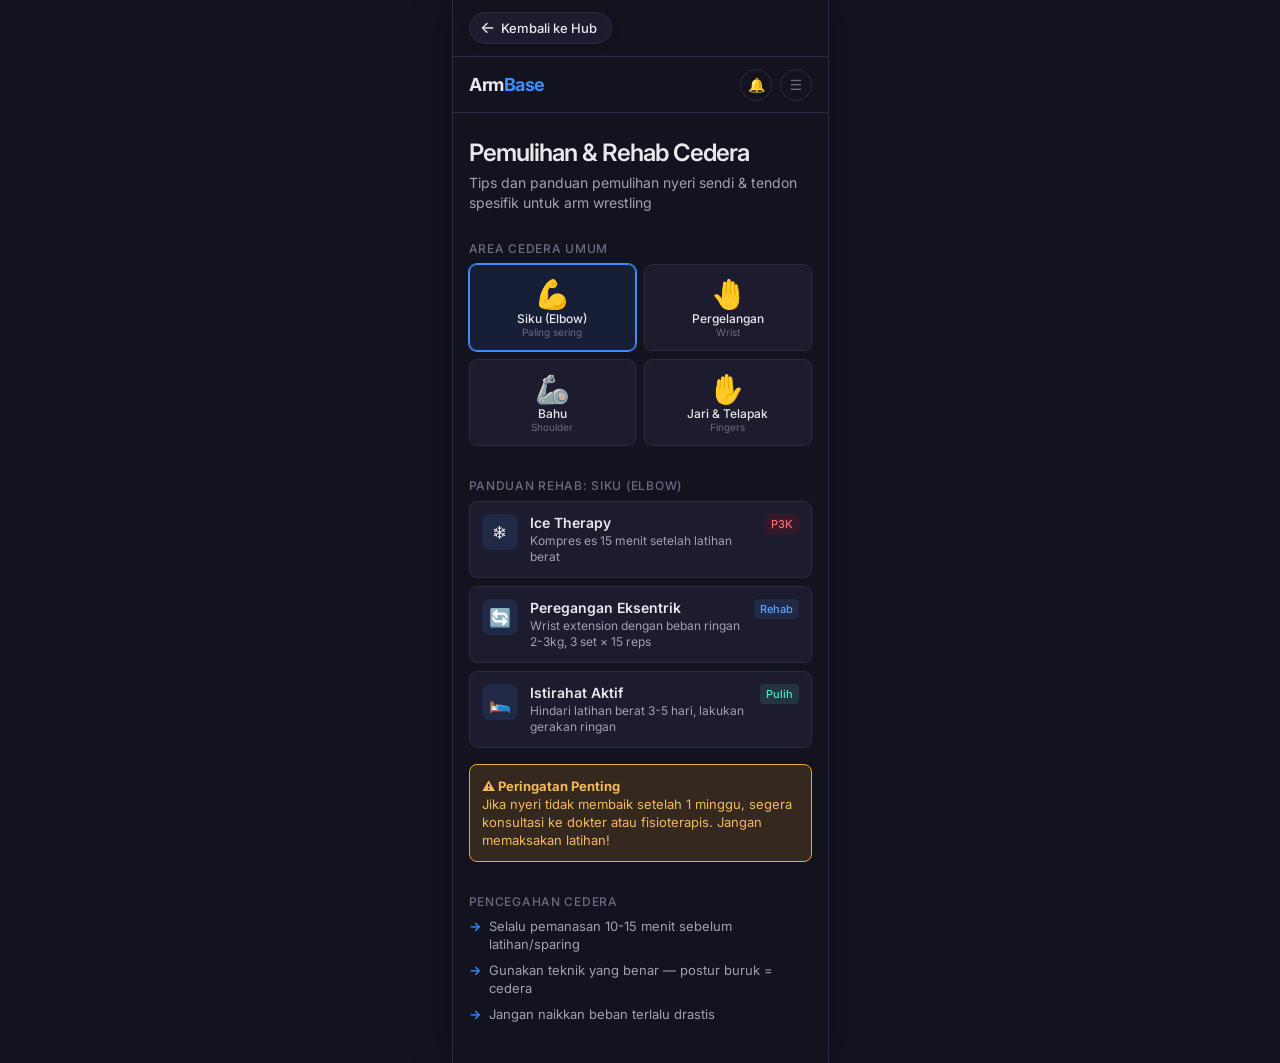
<file: 05_panduan_rehab_cedera.html>
<!DOCTYPE html>
<html lang="id">
<head>
  <meta charset="UTF-8">
  <meta name="viewport" content="width=375, initial-scale=1.0">
  <title>ArmBase — Panduan Pemulihan (Rehab) Cedera</title>
  <link rel="stylesheet" href="mockup-shared.css">
  <style>
    .area-card { display: flex; flex-direction: column; align-items: center; gap: 4px; padding: 16px 8px; }
    .area-icon { font-size: 28px; }
    .area-label { font-size: 12px; font-weight: 500; color: var(--ink); }
    .area-sub { font-size: 10px; color: var(--mute); }
    .rehab-card { display: flex; gap: 12px; padding: 12px; background: var(--canvas-soft); border: 1px solid var(--hairline); border-radius: 8px; margin-bottom: 8px; }
    .rehab-icon { width: 36px; height: 36px; border-radius: 8px; background: rgba(59, 142, 255, 0.12); display: flex; align-items: center; justify-content: center; font-size: 18px; flex-shrink: 0; }
    .rehab-content { flex: 1; }
    .rehab-name { font-size: 14px; font-weight: 600; color: var(--ink); }
    .rehab-desc { font-size: 12px; color: var(--body); margin-top: 2px; line-height: 16px; }
    .prevention-item { display: flex; gap: 8px; align-items: flex-start; font-size: 13px; color: var(--body); line-height: 18px; margin-bottom: 8px; padding: 0 16px; }
    .prevention-icon { color: var(--link); flex-shrink: 0; font-weight: 600; }
  </style>
</head>
<body>
  <div style="padding: 12px 16px; background: var(--canvas); display: flex; border-bottom: 1px solid var(--hairline);">
    <a href="index.html" style="display: inline-flex; align-items: center; gap: 6px; padding: 6px 14px 6px 10px; background: var(--canvas-soft); color: var(--ink); font-size: 13px; font-weight: 500; text-decoration: none; border-radius: 99px; border: 1px solid var(--hairline); box-shadow: 0 2px 8px rgba(0,0,0,0.15);">
      <span style="font-size: 16px; margin-top: -2px;">←</span> Kembali ke Hub
    </a>
  </div>

  <nav class="navbar">
    <div class="navbar-brand">Arm<span>Base</span></div>
    <div class="navbar-icons">
      <div class="navbar-icon">🔔</div>
      <div class="navbar-icon">☰</div>
    </div>
  </nav>

  <div class="page-header">
    <div class="page-title">Pemulihan & Rehab Cedera</div>
    <div class="page-subtitle">Tips dan panduan pemulihan nyeri sendi & tendon spesifik untuk arm wrestling</div>
  </div>

  <!-- Area Cedera -->
  <div class="section-label">Area Cedera Umum</div>
  <div class="grid-2x2">
    <div class="grid-card grid-card-active">
      <div class="area-icon">💪</div>
      <div class="area-label">Siku (Elbow)</div>
      <div class="area-sub">Paling sering</div>
    </div>
    <div class="grid-card">
      <div class="area-icon">🤚</div>
      <div class="area-label">Pergelangan</div>
      <div class="area-sub">Wrist</div>
    </div>
    <div class="grid-card">
      <div class="area-icon">🦾</div>
      <div class="area-label">Bahu</div>
      <div class="area-sub">Shoulder</div>
    </div>
    <div class="grid-card">
      <div class="area-icon">✋</div>
      <div class="area-label">Jari & Telapak</div>
      <div class="area-sub">Fingers</div>
    </div>
  </div>

  <!-- Panduan Rehab untuk Siku -->
  <div class="section-label">Panduan Rehab: Siku (Elbow)</div>
  <div style="padding: 0 16px; margin-bottom: 16px;">
    <div class="rehab-card">
      <div class="rehab-icon">❄️</div>
      <div class="rehab-content">
        <div class="rehab-name">Ice Therapy</div>
        <div class="rehab-desc">Kompres es 15 menit setelah latihan berat</div>
      </div>
      <span class="tag tag-red">P3K</span>
    </div>
    <div class="rehab-card">
      <div class="rehab-icon">🔄</div>
      <div class="rehab-content">
        <div class="rehab-name">Peregangan Eksentrik</div>
        <div class="rehab-desc">Wrist extension dengan beban ringan 2-3kg, 3 set × 15 reps</div>
      </div>
      <span class="tag tag-blue">Rehab</span>
    </div>
    <div class="rehab-card">
      <div class="rehab-icon">🛌</div>
      <div class="rehab-content">
        <div class="rehab-name">Istirahat Aktif</div>
        <div class="rehab-desc">Hindari latihan berat 3-5 hari, lakukan gerakan ringan</div>
      </div>
      <span class="tag tag-cyan">Pulih</span>
    </div>
  </div>

  <!-- Warning -->
  <div class="warning-card">
    <strong>⚠ Peringatan Penting</strong><br>
    Jika nyeri tidak membaik setelah 1 minggu, segera konsultasi ke dokter atau fisioterapis. Jangan memaksakan latihan!
  </div>

  <!-- Pencegahan -->
  <div class="section-label">Pencegahan Cedera</div>
  <div class="prevention-item"><span class="prevention-icon">→</span>Selalu pemanasan 10-15 menit sebelum latihan/sparing</div>
  <div class="prevention-item"><span class="prevention-icon">→</span>Gunakan teknik yang benar — postur buruk = cedera</div>
  <div class="prevention-item"><span class="prevention-icon">→</span>Jangan naikkan beban terlalu drastis</div>

  <div style="height: 32px;"></div>
</body>
</html>
</file>
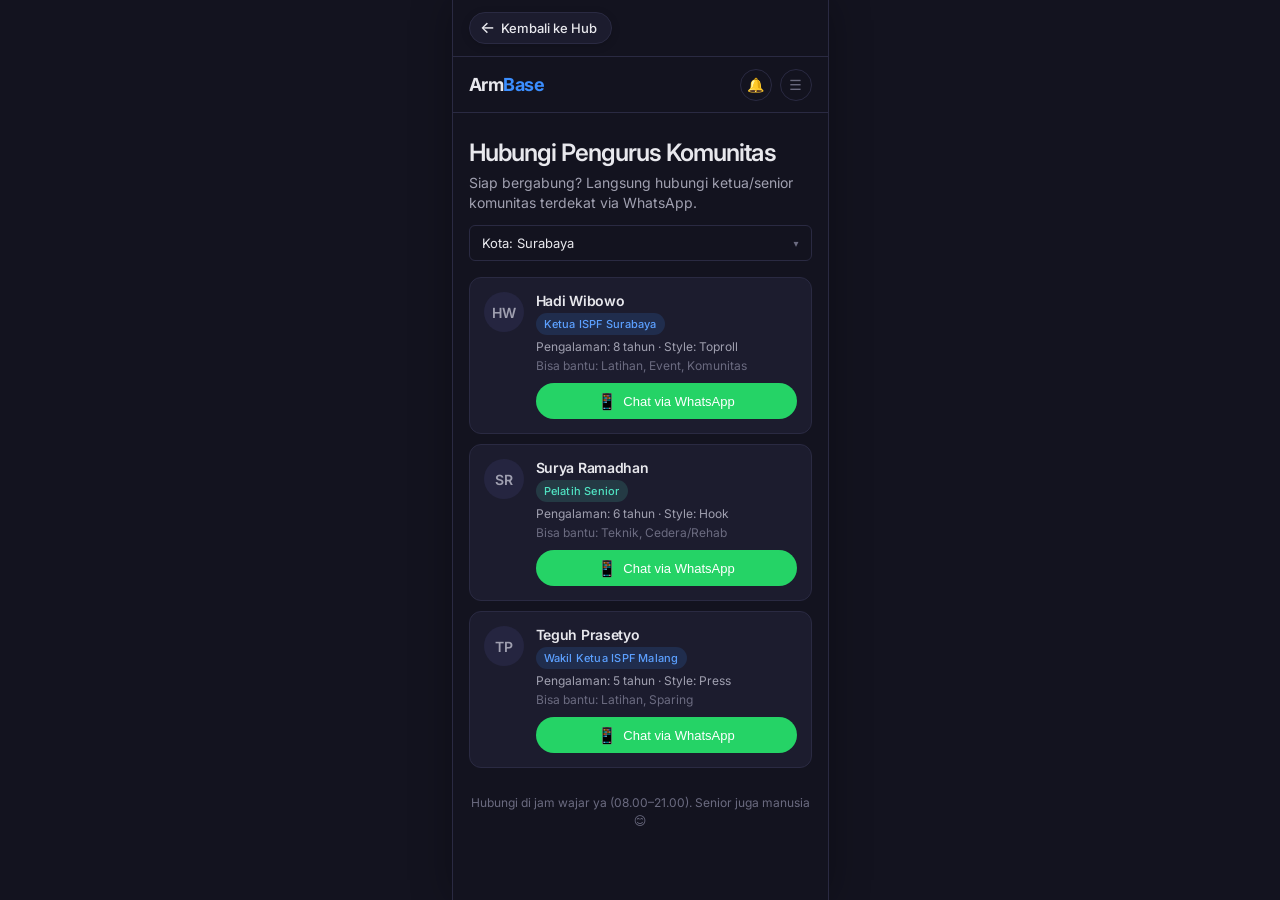
<file: 06_kontak_pengurus_wa.html>
<!DOCTYPE html>
<html lang="id">
<head>
  <meta charset="UTF-8">
  <meta name="viewport" content="width=375, initial-scale=1.0">
  <title>ArmBase — Kontak Pengurus Komunitas via WA</title>
  <link rel="stylesheet" href="mockup-shared.css">
  <style>
    .senior-card { display: flex; gap: 12px; padding: 14px; background: var(--canvas-soft); border: 1px solid var(--hairline); border-radius: 12px; margin: 0 16px 10px; }
    .senior-info { flex: 1; }
    .senior-name { font-size: 14px; font-weight: 600; color: var(--ink); letter-spacing: -0.28px; }
    .senior-detail { font-size: 12px; color: var(--body); margin-top: 3px; line-height: 17px; }
    .senior-help { font-size: 12px; color: var(--mute); margin-top: 3px; }
    .btn-wa {
      display: flex; align-items: center; justify-content: center; gap: 6px;
      height: 36px; padding: 0 14px; background: #25D366; color: white;
      font-size: 13px; font-weight: 500; border-radius: 100px; border: none;
      cursor: pointer; margin-top: 10px; width: 100%;
    }
    .wa-icon { font-size: 16px; }
  </style>
</head>
<body>
  <div style="padding: 12px 16px; background: var(--canvas); display: flex; border-bottom: 1px solid var(--hairline);">
    <a href="index.html" style="display: inline-flex; align-items: center; gap: 6px; padding: 6px 14px 6px 10px; background: var(--canvas-soft); color: var(--ink); font-size: 13px; font-weight: 500; text-decoration: none; border-radius: 99px; border: 1px solid var(--hairline); box-shadow: 0 2px 8px rgba(0,0,0,0.15);">
      <span style="font-size: 16px; margin-top: -2px;">←</span> Kembali ke Hub
    </a>
  </div>

  <nav class="navbar">
    <div class="navbar-brand">Arm<span>Base</span></div>
    <div class="navbar-icons">
      <div class="navbar-icon">🔔</div>
      <div class="navbar-icon">☰</div>
    </div>
  </nav>

  <div class="page-header">
    <div class="page-title">Hubungi Pengurus Komunitas</div>
    <div class="page-subtitle">Siap bergabung? Langsung hubungi ketua/senior komunitas terdekat via WhatsApp.</div>
  </div>

  <!-- Filter -->
  <div style="padding: 0 16px; margin-bottom: 16px;">
    <div class="select-mock" style="width: 100%; justify-content: space-between;">Kota: Surabaya</div>
  </div>

  <!-- Senior Card 1 -->
  <div class="senior-card">
    <div class="avatar">HW</div>
    <div class="senior-info">
      <div class="senior-name">Hadi Wibowo</div>
      <span class="badge badge-blue" style="margin-top: 4px;">Ketua ISPF Surabaya</span>
      <div class="senior-detail">Pengalaman: 8 tahun · Style: Toproll</div>
      <div class="senior-help">Bisa bantu: Latihan, Event, Komunitas</div>
      <button class="btn-wa"><span class="wa-icon">📱</span>Chat via WhatsApp</button>
    </div>
  </div>

  <!-- Senior Card 2 -->
  <div class="senior-card">
    <div class="avatar">SR</div>
    <div class="senior-info">
      <div class="senior-name">Surya Ramadhan</div>
      <span class="badge badge-cyan" style="margin-top: 4px;">Pelatih Senior</span>
      <div class="senior-detail">Pengalaman: 6 tahun · Style: Hook</div>
      <div class="senior-help">Bisa bantu: Teknik, Cedera/Rehab</div>
      <button class="btn-wa"><span class="wa-icon">📱</span>Chat via WhatsApp</button>
    </div>
  </div>

  <!-- Senior Card 3 -->
  <div class="senior-card">
    <div class="avatar">TP</div>
    <div class="senior-info">
      <div class="senior-name">Teguh Prasetyo</div>
      <span class="badge badge-blue" style="margin-top: 4px;">Wakil Ketua ISPF Malang</span>
      <div class="senior-detail">Pengalaman: 5 tahun · Style: Press</div>
      <div class="senior-help">Bisa bantu: Latihan, Sparing</div>
      <button class="btn-wa"><span class="wa-icon">📱</span>Chat via WhatsApp</button>
    </div>
  </div>

  <div class="footer-note">Hubungi di jam wajar ya (08.00–21.00). Senior juga manusia 😊</div>

  <div style="height: 16px;"></div>
</body>
</html>
</file>
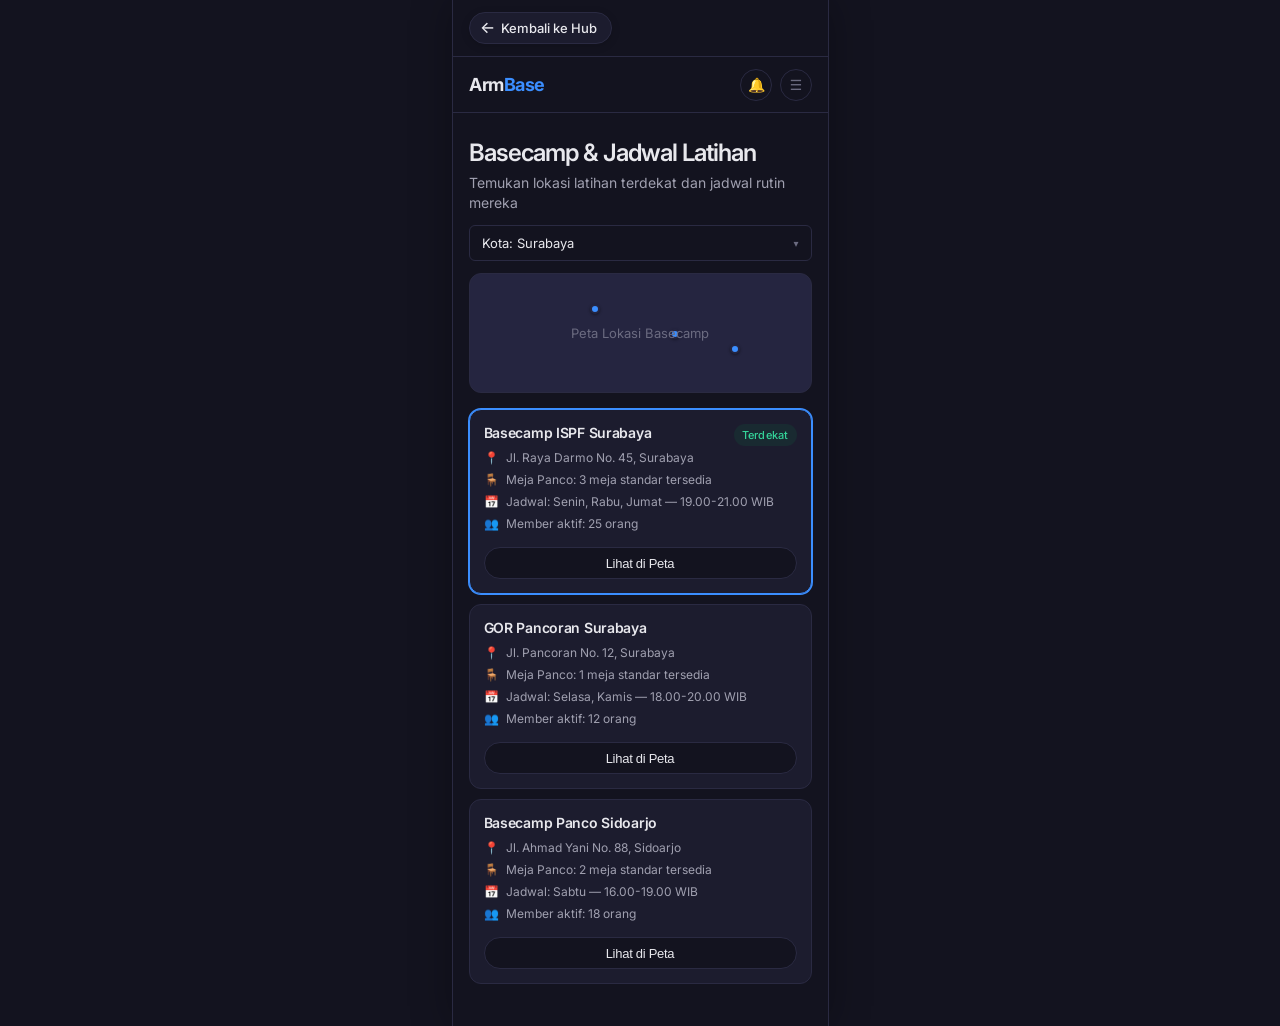
<file: 07_direktori_basecamp_jadwal.html>
<!DOCTYPE html>
<html lang="id">
<head>
  <meta charset="UTF-8">
  <meta name="viewport" content="width=375, initial-scale=1.0">
  <title>ArmBase — Direktori Basecamp & Jadwal Latihan</title>
  <link rel="stylesheet" href="mockup-shared.css">
  <style>
    .basecamp-card { padding: 14px; background: var(--canvas-soft); border: 1px solid var(--hairline); border-radius: 12px; margin: 0 16px 10px; }
    .basecamp-card-highlight { border-color: var(--link); box-shadow: 0 0 0 1px var(--link); }
    .basecamp-name { font-size: 14px; font-weight: 600; color: var(--ink); letter-spacing: -0.28px; margin-bottom: 8px; }
    .basecamp-row { display: flex; align-items: flex-start; gap: 6px; font-size: 12px; color: var(--body); line-height: 17px; margin-bottom: 5px; }
    .basecamp-icon { flex-shrink: 0; width: 16px; text-align: center; }
    .map-pin { position: absolute; width: 10px; height: 10px; background: var(--link); border-radius: 50%; border: 2px solid var(--canvas-soft-2); box-shadow: 0 1px 3px rgba(0,0,0,0.4); }
  </style>
</head>
<body>
  <div style="padding: 12px 16px; background: var(--canvas); display: flex; border-bottom: 1px solid var(--hairline);">
    <a href="index.html" style="display: inline-flex; align-items: center; gap: 6px; padding: 6px 14px 6px 10px; background: var(--canvas-soft); color: var(--ink); font-size: 13px; font-weight: 500; text-decoration: none; border-radius: 99px; border: 1px solid var(--hairline); box-shadow: 0 2px 8px rgba(0,0,0,0.15);">
      <span style="font-size: 16px; margin-top: -2px;">←</span> Kembali ke Hub
    </a>
  </div>

  <nav class="navbar">
    <div class="navbar-brand">Arm<span>Base</span></div>
    <div class="navbar-icons">
      <div class="navbar-icon">🔔</div>
      <div class="navbar-icon">☰</div>
    </div>
  </nav>

  <div class="page-header">
    <div class="page-title">Basecamp & Jadwal Latihan</div>
    <div class="page-subtitle">Temukan lokasi latihan terdekat dan jadwal rutin mereka</div>
  </div>

  <!-- Filter -->
  <div style="padding: 0 16px; margin-bottom: 12px;">
    <div class="select-mock" style="width: 100%; justify-content: space-between;">Kota: Surabaya</div>
  </div>

  <!-- Map Placeholder -->
  <div class="map-placeholder">
    <div class="map-pin" style="top: 30px; left: 120px;"></div>
    <div class="map-pin" style="top: 55px; left: 200px;"></div>
    <div class="map-pin" style="top: 70px; left: 260px;"></div>
    <span style="position: relative; z-index: 1;">Peta Lokasi Basecamp</span>
  </div>

  <!-- Basecamp Card 1 (Highlight) -->
  <div class="basecamp-card basecamp-card-highlight">
    <div style="display: flex; justify-content: space-between; align-items: flex-start;">
      <div class="basecamp-name">Basecamp ISPF Surabaya</div>
      <span class="badge badge-green">Terdekat</span>
    </div>
    <div class="basecamp-row"><span class="basecamp-icon">📍</span>Jl. Raya Darmo No. 45, Surabaya</div>
    <div class="basecamp-row"><span class="basecamp-icon">🪑</span>Meja Panco: 3 meja standar tersedia</div>
    <div class="basecamp-row"><span class="basecamp-icon">📅</span>Jadwal: Senin, Rabu, Jumat — 19.00-21.00 WIB</div>
    <div class="basecamp-row"><span class="basecamp-icon">👥</span>Member aktif: 25 orang</div>
    <button class="btn-secondary btn-sm mt-xs" style="width: 100%; margin-top: 10px;">Lihat di Peta</button>
  </div>

  <!-- Basecamp Card 2 -->
  <div class="basecamp-card">
    <div class="basecamp-name">GOR Pancoran Surabaya</div>
    <div class="basecamp-row"><span class="basecamp-icon">📍</span>Jl. Pancoran No. 12, Surabaya</div>
    <div class="basecamp-row"><span class="basecamp-icon">🪑</span>Meja Panco: 1 meja standar tersedia</div>
    <div class="basecamp-row"><span class="basecamp-icon">📅</span>Jadwal: Selasa, Kamis — 18.00-20.00 WIB</div>
    <div class="basecamp-row"><span class="basecamp-icon">👥</span>Member aktif: 12 orang</div>
    <button class="btn-secondary btn-sm mt-xs" style="width: 100%; margin-top: 10px;">Lihat di Peta</button>
  </div>

  <!-- Basecamp Card 3 -->
  <div class="basecamp-card">
    <div class="basecamp-name">Basecamp Panco Sidoarjo</div>
    <div class="basecamp-row"><span class="basecamp-icon">📍</span>Jl. Ahmad Yani No. 88, Sidoarjo</div>
    <div class="basecamp-row"><span class="basecamp-icon">🪑</span>Meja Panco: 2 meja standar tersedia</div>
    <div class="basecamp-row"><span class="basecamp-icon">📅</span>Jadwal: Sabtu — 16.00-19.00 WIB</div>
    <div class="basecamp-row"><span class="basecamp-icon">👥</span>Member aktif: 18 orang</div>
    <button class="btn-secondary btn-sm mt-xs" style="width: 100%; margin-top: 10px;">Lihat di Peta</button>
  </div>

  <div style="height: 32px;"></div>
</body>
</html>
</file>
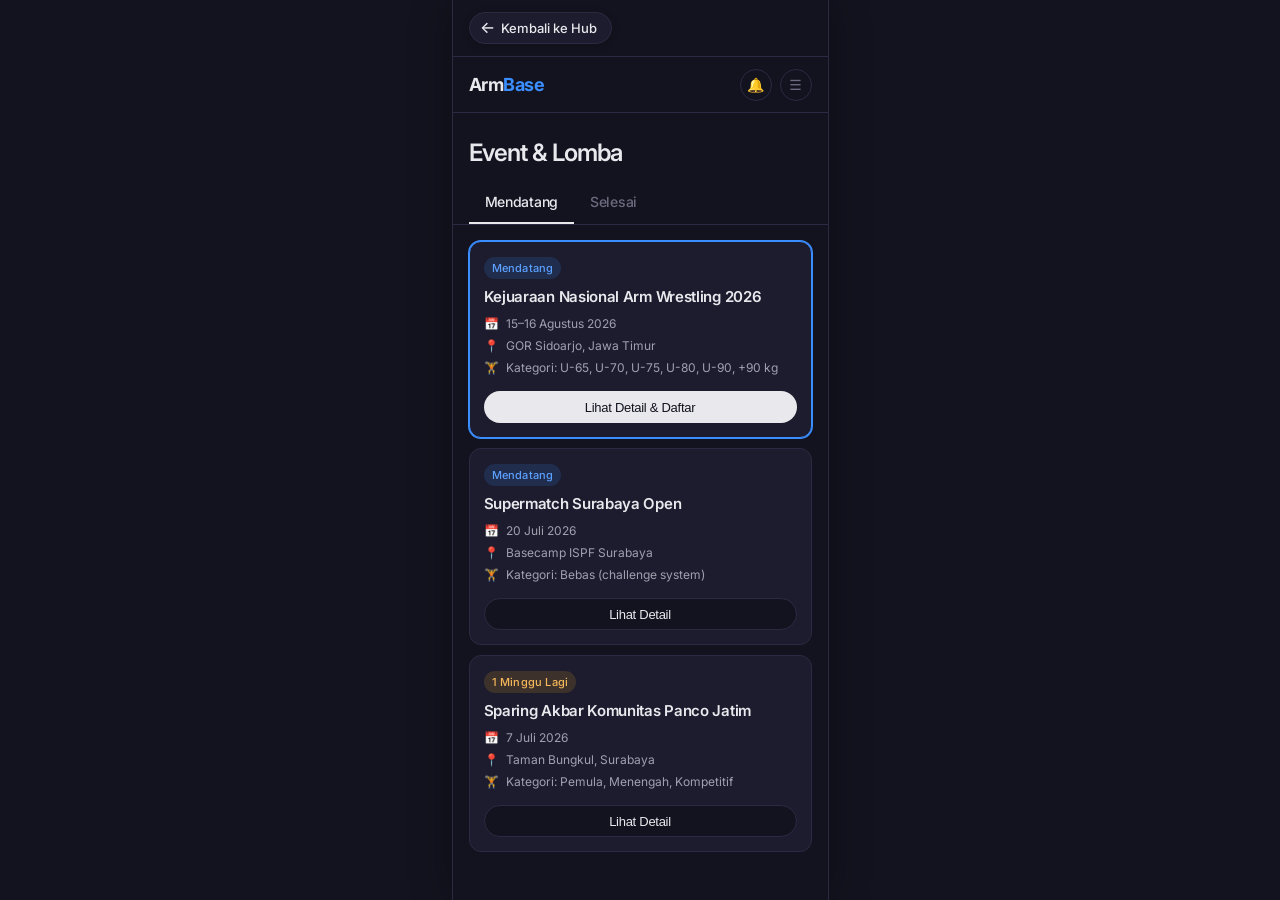
<file: 08_papan_info_event_lomba.html>
<!DOCTYPE html>
<html lang="id">
<head>
  <meta charset="UTF-8">
  <meta name="viewport" content="width=375, initial-scale=1.0">
  <title>ArmBase — Papan Info Event & Lomba</title>
  <link rel="stylesheet" href="mockup-shared.css">
  <style>
    .event-card { padding: 14px; background: var(--canvas-soft); border: 1px solid var(--hairline); border-radius: 12px; margin: 0 16px 10px; }
    .event-card-highlight { border-color: var(--link); box-shadow: 0 0 0 1px var(--link); }
    .event-title { font-size: 15px; font-weight: 600; color: var(--ink); letter-spacing: -0.3px; margin: 8px 0 8px; line-height: 20px; }
    .event-row { display: flex; align-items: flex-start; gap: 6px; font-size: 12px; color: var(--body); line-height: 17px; margin-bottom: 5px; }
    .event-icon { flex-shrink: 0; width: 16px; text-align: center; }
  </style>
</head>
<body>
  <div style="padding: 12px 16px; background: var(--canvas); display: flex; border-bottom: 1px solid var(--hairline);">
    <a href="index.html" style="display: inline-flex; align-items: center; gap: 6px; padding: 6px 14px 6px 10px; background: var(--canvas-soft); color: var(--ink); font-size: 13px; font-weight: 500; text-decoration: none; border-radius: 99px; border: 1px solid var(--hairline); box-shadow: 0 2px 8px rgba(0,0,0,0.15);">
      <span style="font-size: 16px; margin-top: -2px;">←</span> Kembali ke Hub
    </a>
  </div>

  <nav class="navbar">
    <div class="navbar-brand">Arm<span>Base</span></div>
    <div class="navbar-icons">
      <div class="navbar-icon">🔔</div>
      <div class="navbar-icon">☰</div>
    </div>
  </nav>

  <div class="page-header">
    <div class="page-title">Event & Lomba</div>
  </div>

  <div class="tabs">
    <div class="tab tab-active">Mendatang</div>
    <div class="tab">Selesai</div>
  </div>

  <!-- Event Card 1 (Highlight) -->
  <div class="event-card event-card-highlight">
    <span class="badge badge-blue">Mendatang</span>
    <div class="event-title">Kejuaraan Nasional Arm Wrestling 2026</div>
    <div class="event-row"><span class="event-icon">📅</span>15–16 Agustus 2026</div>
    <div class="event-row"><span class="event-icon">📍</span>GOR Sidoarjo, Jawa Timur</div>
    <div class="event-row"><span class="event-icon">🏋️</span>Kategori: U-65, U-70, U-75, U-80, U-90, +90 kg</div>
    <button class="btn-primary btn-sm" style="width: 100%; margin-top: 10px;">Lihat Detail & Daftar</button>
  </div>

  <!-- Event Card 2 -->
  <div class="event-card">
    <span class="badge badge-blue">Mendatang</span>
    <div class="event-title">Supermatch Surabaya Open</div>
    <div class="event-row"><span class="event-icon">📅</span>20 Juli 2026</div>
    <div class="event-row"><span class="event-icon">📍</span>Basecamp ISPF Surabaya</div>
    <div class="event-row"><span class="event-icon">🏋️</span>Kategori: Bebas (challenge system)</div>
    <button class="btn-secondary btn-sm" style="width: 100%; margin-top: 10px;">Lihat Detail</button>
  </div>

  <!-- Event Card 3 -->
  <div class="event-card">
    <span class="badge badge-yellow">1 Minggu Lagi</span>
    <div class="event-title">Sparing Akbar Komunitas Panco Jatim</div>
    <div class="event-row"><span class="event-icon">📅</span>7 Juli 2026</div>
    <div class="event-row"><span class="event-icon">📍</span>Taman Bungkul, Surabaya</div>
    <div class="event-row"><span class="event-icon">🏋️</span>Kategori: Pemula, Menengah, Kompetitif</div>
    <button class="btn-secondary btn-sm" style="width: 100%; margin-top: 10px;">Lihat Detail</button>
  </div>

  <div style="height: 32px;"></div>
</body>
</html>
</file>
<file: mockup-shared.css>
/* ================================================
   ArmBase Mockup — Shared Design Tokens (Vercel-Inspired)
   Extracted from design.md
   ================================================ */

@import url('https://fonts.googleapis.com/css2?family=Inter:wght@400;500;600;700&display=swap');

:root {
  /* Colors — Soft Dark Palette */
  --primary: #e8e8ed;
  --on-primary: #13131f;
  --ink: #e8e8ed;
  --body: #a0a0b0;
  --mute: #6b6b80;
  --hairline: #2a2a42;
  --hairline-strong: #45456a;
  --canvas: #13131f;
  --canvas-soft: #1c1c2e;
  --canvas-soft-2: #252540;
  --link: #3b8eff;
  --link-deep: #5ca0ff;
  --success: #3b8eff;
  --error: #ff4d4d;
  --error-soft: rgba(238, 0, 0, 0.15);
  --warning: #f5a623;
  --warning-soft: rgba(245, 166, 35, 0.15);
  --warning-deep: #f5b85a;
  --violet: #a78bfa;
  --cyan: #50e3c2;
  --cyan-deep: #29bc9b;
  --highlight-pink: #ff0080;
  --whatsapp: #25D366;

  /* Spacing */
  --sp-xxs: 4px;
  --sp-xs: 8px;
  --sp-sm: 12px;
  --sp-md: 16px;
  --sp-lg: 24px;
  --sp-xl: 32px;

  /* Rounded */
  --r-xs: 4px;
  --r-sm: 6px;
  --r-md: 8px;
  --r-lg: 12px;
  --r-xl: 16px;
  --r-pill: 100px;
  --r-full: 9999px;
}

* { margin: 0; padding: 0; box-sizing: border-box; }

body {
  font-family: 'Inter', system-ui, -apple-system, sans-serif;
  background: var(--canvas);
  color: var(--ink);
  width: 375px;
  min-height: 100vh;
  overflow-x: hidden;
  -webkit-font-smoothing: antialiased;
  margin: 0 auto;
  box-shadow: 0 0 0 1px var(--hairline), 0 0 40px rgba(0, 0, 0, 0.3);
}

/* ─── Navbar ─── */
.navbar {
  display: flex;
  align-items: center;
  justify-content: space-between;
  height: 56px;
  padding: 0 var(--sp-md);
  border-bottom: 1px solid var(--hairline);
  background: var(--canvas);
  position: sticky;
  top: 0;
  z-index: 100;
}
.navbar-brand {
  font-size: 18px;
  font-weight: 700;
  letter-spacing: -0.5px;
  color: var(--ink);
}
.navbar-brand span {
  color: var(--link);
}
.navbar-icons {
  display: flex;
  gap: var(--sp-xs);
}
.navbar-icon {
  width: 32px; height: 32px;
  border-radius: var(--r-full);
  border: 1px solid var(--hairline);
  display: flex; align-items: center; justify-content: center;
  background: var(--canvas);
  color: var(--mute);
  font-size: 14px;
}

/* ─── Page Header ─── */
.page-header {
  padding: var(--sp-lg) var(--sp-md) var(--sp-sm);
}
.page-title {
  font-size: 24px;
  font-weight: 600;
  letter-spacing: -0.96px;
  line-height: 32px;
  color: var(--ink);
}
.page-subtitle {
  font-size: 14px;
  font-weight: 400;
  line-height: 20px;
  color: var(--body);
  margin-top: var(--sp-xxs);
}
.page-date {
  font-size: 12px;
  color: var(--mute);
  margin-top: var(--sp-xxs);
}

/* ─── Cards ─── */
.card {
  background: var(--canvas);
  border: 1px solid var(--hairline);
  border-radius: var(--r-lg);
  padding: var(--sp-md);
  margin: 0 var(--sp-md) var(--sp-sm);
}
.card-soft {
  background: var(--canvas-soft);
  border: 1px solid var(--hairline);
  border-radius: var(--r-lg);
  padding: var(--sp-md);
  margin: 0 var(--sp-md) var(--sp-sm);
}
.card-highlight {
  border-color: var(--link);
  box-shadow: 0 0 0 1px var(--link);
}
.card-title {
  font-size: 14px;
  font-weight: 600;
  color: var(--ink);
  letter-spacing: -0.28px;
}
.card-desc {
  font-size: 13px;
  color: var(--body);
  line-height: 18px;
  margin-top: var(--sp-xxs);
}
.card-meta {
  font-size: 12px;
  color: var(--mute);
  margin-top: var(--sp-xxs);
}
.card-row {
  display: flex;
  align-items: center;
  gap: var(--sp-xs);
  margin-top: var(--sp-xs);
}

/* ─── Buttons ─── */
.btn-primary {
  display: inline-flex;
  align-items: center;
  justify-content: center;
  height: 40px;
  padding: 0 var(--sp-md);
  background: var(--primary);
  color: var(--on-primary);
  font-size: 14px;
  font-weight: 500;
  border-radius: var(--r-pill);
  border: none;
  cursor: pointer;
  width: 100%;
  letter-spacing: -0.28px;
}
.btn-secondary {
  display: inline-flex;
  align-items: center;
  justify-content: center;
  height: 40px;
  padding: 0 var(--sp-md);
  background: var(--canvas);
  color: var(--ink);
  font-size: 14px;
  font-weight: 500;
  border-radius: var(--r-pill);
  border: 1px solid var(--hairline);
  cursor: pointer;
  width: 100%;
  letter-spacing: -0.28px;
}
.btn-sm {
  height: 32px;
  font-size: 13px;
  padding: 0 var(--sp-sm);
}
.btn-whatsapp {
  background: var(--whatsapp);
  color: white;
  border: none;
}

/* ─── Badges ─── */
.badge {
  display: inline-flex;
  align-items: center;
  height: 22px;
  padding: 0 var(--sp-xs);
  border-radius: var(--r-full);
  font-size: 11px;
  font-weight: 500;
  letter-spacing: 0.02em;
}
.badge-blue { background: rgba(59, 142, 255, 0.15); color: #5ca0ff; }
.badge-green { background: rgba(10, 124, 66, 0.15); color: #34d399; }
.badge-yellow { background: var(--warning-soft); color: var(--warning-deep); }
.badge-red { background: var(--error-soft); color: #ff6b6b; }
.badge-cyan { background: rgba(80, 227, 194, 0.15); color: #50e3c2; }
.badge-violet { background: rgba(121, 40, 202, 0.15); color: #a78bfa; }
.badge-mute { background: rgba(107, 107, 128, 0.12); color: var(--mute); }

/* ─── Tags ─── */
.tag {
  display: inline-flex;
  align-items: center;
  height: 20px;
  padding: 0 6px;
  border-radius: var(--r-xs);
  font-size: 11px;
  font-weight: 500;
}
.tag-red { background: rgba(238, 0, 0, 0.12); color: #ff6b6b; }
.tag-yellow { background: rgba(245, 166, 35, 0.12); color: #f5b85a; }
.tag-cyan { background: rgba(80, 227, 194, 0.12); color: #50e3c2; }
.tag-blue { background: rgba(59, 142, 255, 0.12); color: #5ca0ff; }

/* ─── Avatar ─── */
.avatar {
  width: 40px; height: 40px;
  border-radius: var(--r-full);
  background: var(--canvas-soft-2);
  display: flex; align-items: center; justify-content: center;
  font-size: 14px;
  font-weight: 600;
  color: var(--body);
  flex-shrink: 0;
}
.avatar-sm {
  width: 32px; height: 32px;
  font-size: 12px;
}

/* ─── Filter/Dropdown ─── */
.filter-row {
  display: flex;
  gap: var(--sp-xs);
  padding: 0 var(--sp-md);
  margin-bottom: var(--sp-sm);
  overflow-x: auto;
}
.filter-chip {
  display: inline-flex;
  align-items: center;
  height: 32px;
  padding: 0 var(--sp-sm);
  border-radius: var(--r-pill);
  font-size: 13px;
  font-weight: 500;
  border: 1px solid var(--hairline);
  background: var(--canvas);
  color: var(--body);
  white-space: nowrap;
  flex-shrink: 0;
}
.filter-chip-active {
  background: var(--primary);
  color: var(--on-primary);
  border-color: var(--primary);
}
.select-mock {
  display: inline-flex;
  align-items: center;
  height: 36px;
  padding: 0 var(--sp-sm);
  border-radius: var(--r-sm);
  font-size: 13px;
  font-weight: 400;
  border: 1px solid var(--hairline);
  background: var(--canvas);
  color: var(--ink);
  gap: var(--sp-xxs);
}
.select-mock::after {
  content: "▾";
  color: var(--mute);
  font-size: 10px;
}

/* ─── Tabs ─── */
.tabs {
  display: flex;
  gap: 0;
  padding: 0 var(--sp-md);
  border-bottom: 1px solid var(--hairline);
  margin-bottom: var(--sp-md);
}
.tab {
  padding: var(--sp-sm) var(--sp-md);
  font-size: 14px;
  font-weight: 500;
  color: var(--mute);
  border-bottom: 2px solid transparent;
  letter-spacing: -0.28px;
}
.tab-active {
  color: var(--ink);
  border-bottom-color: var(--ink);
}

/* ─── Section dividers ─── */
.section-label {
  font-size: 12px;
  font-weight: 500;
  color: var(--mute);
  text-transform: uppercase;
  letter-spacing: 0.06em;
  padding: var(--sp-md) var(--sp-md) var(--sp-xs);
}

/* ─── Stat cards ─── */
.stat-row {
  display: flex;
  gap: var(--sp-xs);
  padding: 0 var(--sp-md);
  margin-bottom: var(--sp-md);
}
.stat-card {
  flex: 1;
  background: var(--canvas-soft);
  border: 1px solid var(--hairline);
  border-radius: var(--r-md);
  padding: var(--sp-sm);
  text-align: center;
}
.stat-value {
  font-size: 18px;
  font-weight: 600;
  color: var(--ink);
  letter-spacing: -0.5px;
}
.stat-label {
  font-size: 11px;
  color: var(--mute);
  margin-top: 2px;
}

/* ─── Form inputs (mock) ─── */
.form-group {
  margin-bottom: var(--sp-sm);
  padding: 0 var(--sp-md);
}
.form-label {
  font-size: 13px;
  font-weight: 500;
  color: var(--ink);
  margin-bottom: var(--sp-xxs);
  display: block;
}
.form-input {
  width: 100%;
  height: 40px;
  padding: 0 var(--sp-sm);
  border: 1px solid var(--hairline);
  border-radius: var(--r-sm);
  font-size: 14px;
  color: var(--ink);
  background: var(--canvas);
}
.form-input-row {
  display: flex;
  gap: var(--sp-xs);
}
.form-input-row .form-group {
  flex: 1;
  padding: 0;
}

/* ─── Progress bar ─── */
.progress-bar-container {
  padding: 0 var(--sp-md);
  margin-bottom: var(--sp-md);
}
.progress-label {
  font-size: 12px;
  font-weight: 500;
  color: var(--mute);
  margin-bottom: var(--sp-xxs);
}
.progress-bar-track {
  height: 6px;
  background: var(--canvas-soft-2);
  border-radius: var(--r-pill);
  overflow: hidden;
}
.progress-bar-fill {
  height: 100%;
  background: var(--link);
  border-radius: var(--r-pill);
}

/* ─── Timeline ─── */
.timeline {
  padding: 0 var(--sp-md);
  margin-bottom: var(--sp-md);
}
.timeline-item {
  display: flex;
  gap: var(--sp-sm);
  padding-bottom: var(--sp-md);
  position: relative;
}
.timeline-dot-col {
  display: flex;
  flex-direction: column;
  align-items: center;
  width: 20px;
  flex-shrink: 0;
}
.timeline-dot {
  width: 10px; height: 10px;
  border-radius: var(--r-full);
  border: 2px solid var(--link);
  background: var(--canvas);
  flex-shrink: 0;
}
.timeline-dot-locked {
  border-color: var(--hairline);
}
.timeline-line {
  width: 2px;
  flex: 1;
  background: var(--hairline);
  margin-top: 4px;
}
.timeline-content {
  flex: 1;
  padding-bottom: 4px;
}
.timeline-content-locked {
  opacity: 0.5;
}

/* ─── Warning card ─── */
.warning-card {
  background: var(--warning-soft);
  border: 1px solid var(--warning);
  border-radius: var(--r-md);
  padding: var(--sp-sm);
  margin: 0 var(--sp-md) var(--sp-md);
  font-size: 13px;
  line-height: 18px;
  color: var(--warning-deep);
}

/* ─── Chart placeholder ─── */
.chart-area {
  margin: 0 var(--sp-md) var(--sp-md);
  background: var(--canvas-soft);
  border: 1px solid var(--hairline);
  border-radius: var(--r-lg);
  padding: var(--sp-md);
  position: relative;
  height: 180px;
  overflow: hidden;
}

/* ─── Map placeholder ─── */
.map-placeholder {
  margin: 0 var(--sp-md) var(--sp-md);
  background: var(--canvas-soft-2);
  border: 1px solid var(--hairline);
  border-radius: var(--r-lg);
  height: 120px;
  display: flex;
  align-items: center;
  justify-content: center;
  color: var(--mute);
  font-size: 13px;
  position: relative;
}

/* ─── Grid 2x2 ─── */
.grid-2x2 {
  display: grid;
  grid-template-columns: 1fr 1fr;
  gap: var(--sp-xs);
  padding: 0 var(--sp-md);
  margin-bottom: var(--sp-md);
}
.grid-card {
  background: var(--canvas-soft);
  border: 1px solid var(--hairline);
  border-radius: var(--r-md);
  padding: var(--sp-sm);
  text-align: center;
  cursor: pointer;
}
.grid-card-active {
  border-color: var(--link);
  box-shadow: 0 0 0 1px var(--link);
  background: rgba(59, 142, 255, 0.1);
}
.grid-card-icon {
  font-size: 20px;
  margin-bottom: var(--sp-xxs);
}
.grid-card-label {
  font-size: 13px;
  font-weight: 500;
  color: var(--ink);
}

/* ─── Podium ─── */
.podium {
  display: flex;
  align-items: flex-end;
  justify-content: center;
  gap: var(--sp-xs);
  padding: 0 var(--sp-md);
  margin-bottom: var(--sp-md);
  height: 140px;
}
.podium-item {
  flex: 1;
  border-radius: var(--r-md) var(--r-md) 0 0;
  padding: var(--sp-sm);
  text-align: center;
  display: flex;
  flex-direction: column;
  justify-content: flex-end;
}
.podium-1 { background: rgba(249, 203, 40, 0.12); border: 1px solid rgba(249, 203, 40, 0.3); height: 130px; }
.podium-2 { background: rgba(180, 180, 200, 0.1); border: 1px solid rgba(180, 180, 200, 0.25); height: 105px; }
.podium-3 { background: rgba(247, 168, 168, 0.1); border: 1px solid rgba(247, 168, 168, 0.25); height: 85px; }
.podium-rank { font-size: 20px; margin-bottom: 2px; }
.podium-name { font-size: 12px; font-weight: 600; color: var(--ink); }
.podium-stats { font-size: 10px; color: var(--mute); margin-top: 2px; }
.podium-score { font-size: 14px; font-weight: 700; color: var(--ink); margin-top: 2px; }

/* ─── List items ─── */
.list-item {
  display: flex;
  align-items: center;
  gap: var(--sp-sm);
  padding: var(--sp-sm) var(--sp-md);
  border-bottom: 1px solid var(--hairline);
}
.list-item:last-child { border-bottom: none; }
.list-rank {
  font-size: 14px;
  font-weight: 600;
  color: var(--mute);
  width: 24px;
  text-align: center;
  flex-shrink: 0;
}

/* ─── Footer note ─── */
.footer-note {
  padding: var(--sp-md);
  text-align: center;
  font-size: 12px;
  color: var(--mute);
  line-height: 18px;
}

/* ─── Utility ─── */
.mt-xs { margin-top: var(--sp-xs); }
.mt-sm { margin-top: var(--sp-sm); }
.mt-md { margin-top: var(--sp-md); }
.mb-xs { margin-bottom: var(--sp-xs); }
.mb-sm { margin-bottom: var(--sp-sm); }
.mb-md { margin-bottom: var(--sp-md); }
.px-md { padding-left: var(--sp-md); padding-right: var(--sp-md); }
.flex-between { display: flex; justify-content: space-between; align-items: center; }
.text-center { text-align: center; }
.gap-xs { gap: var(--sp-xs); }
</file>
